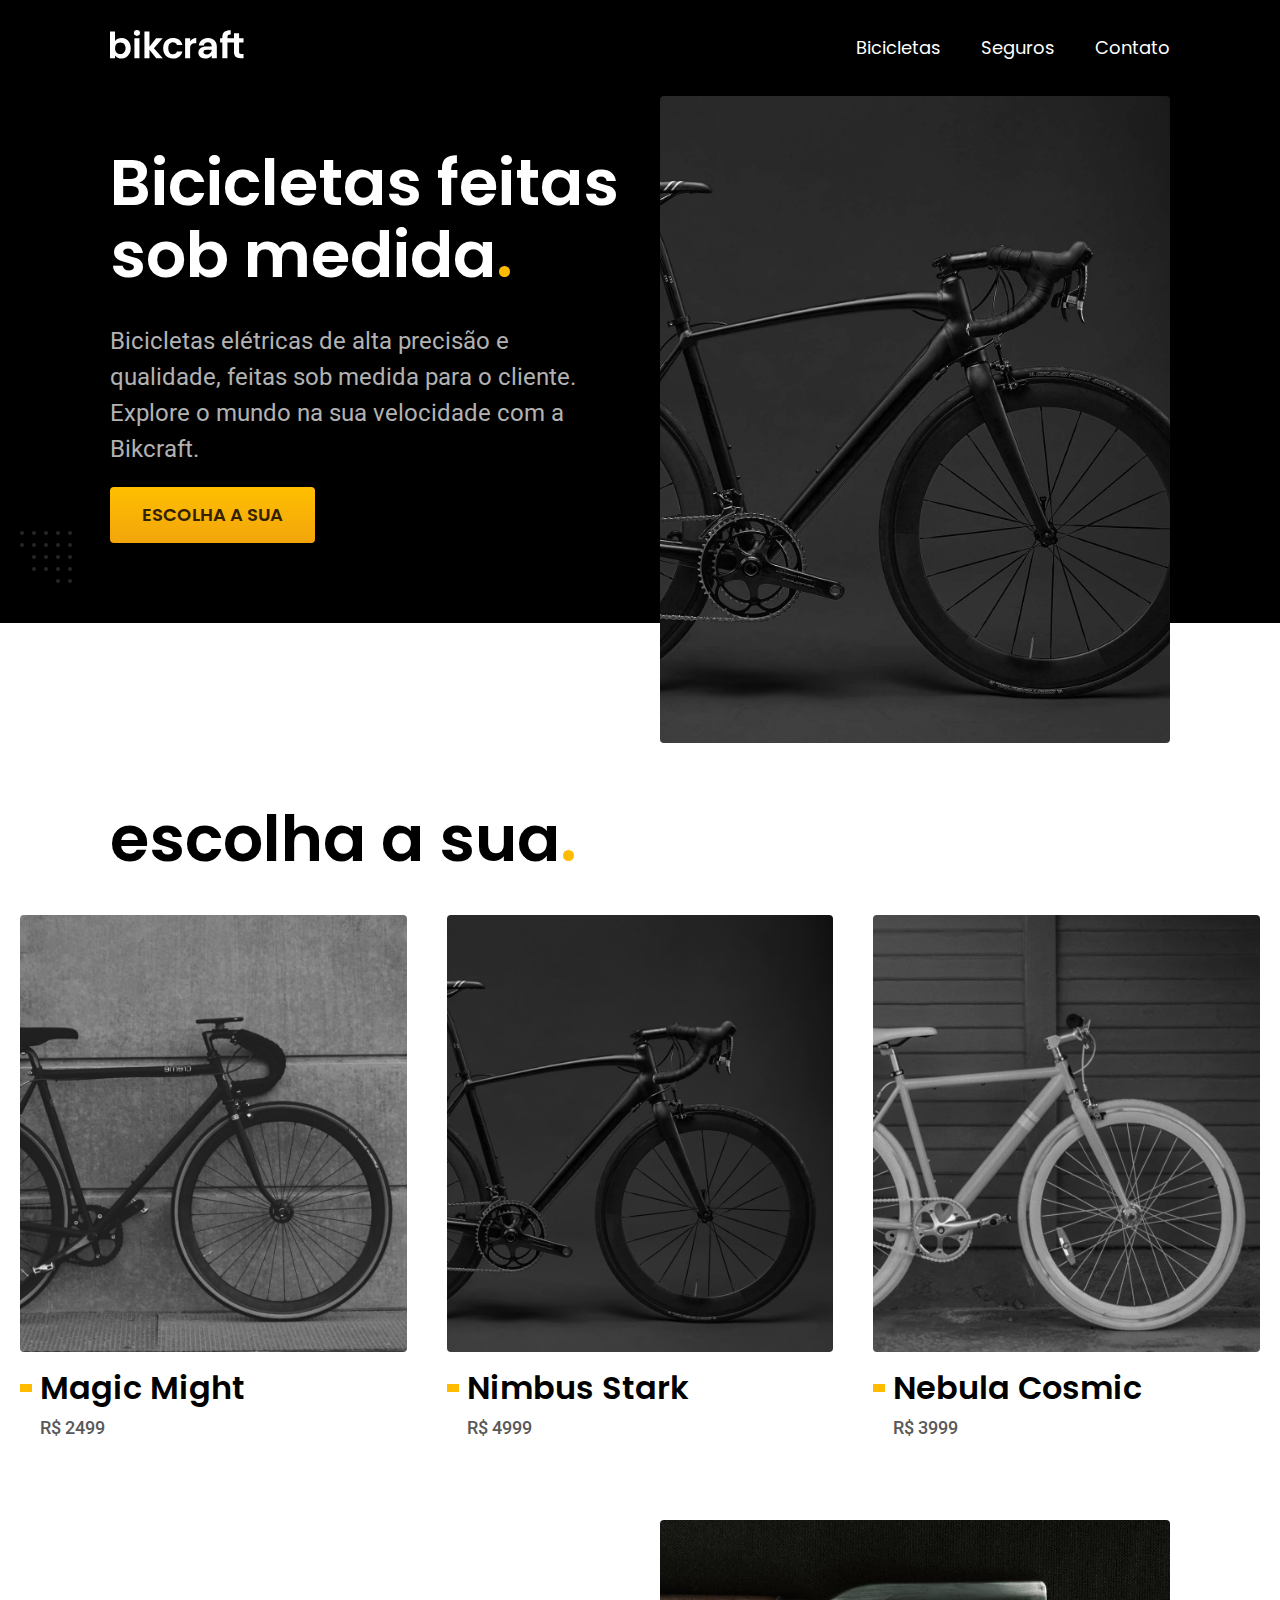
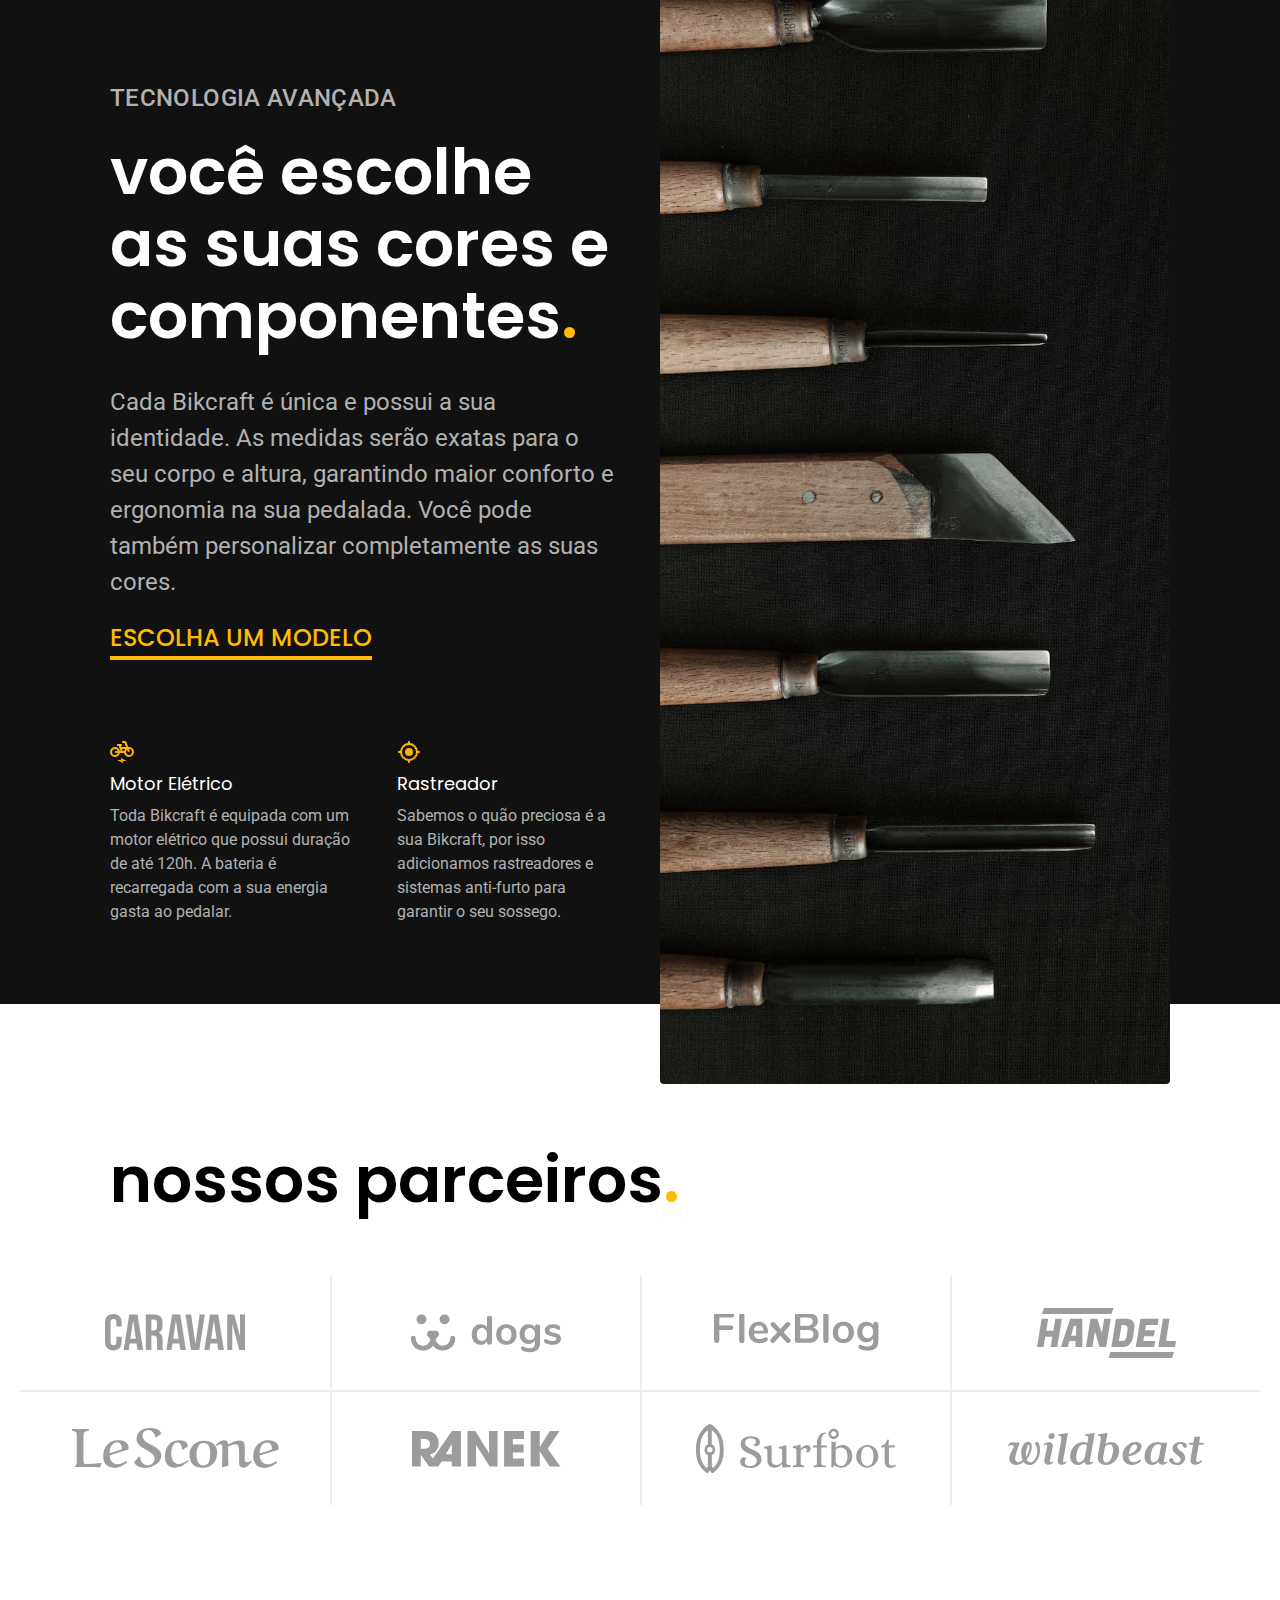
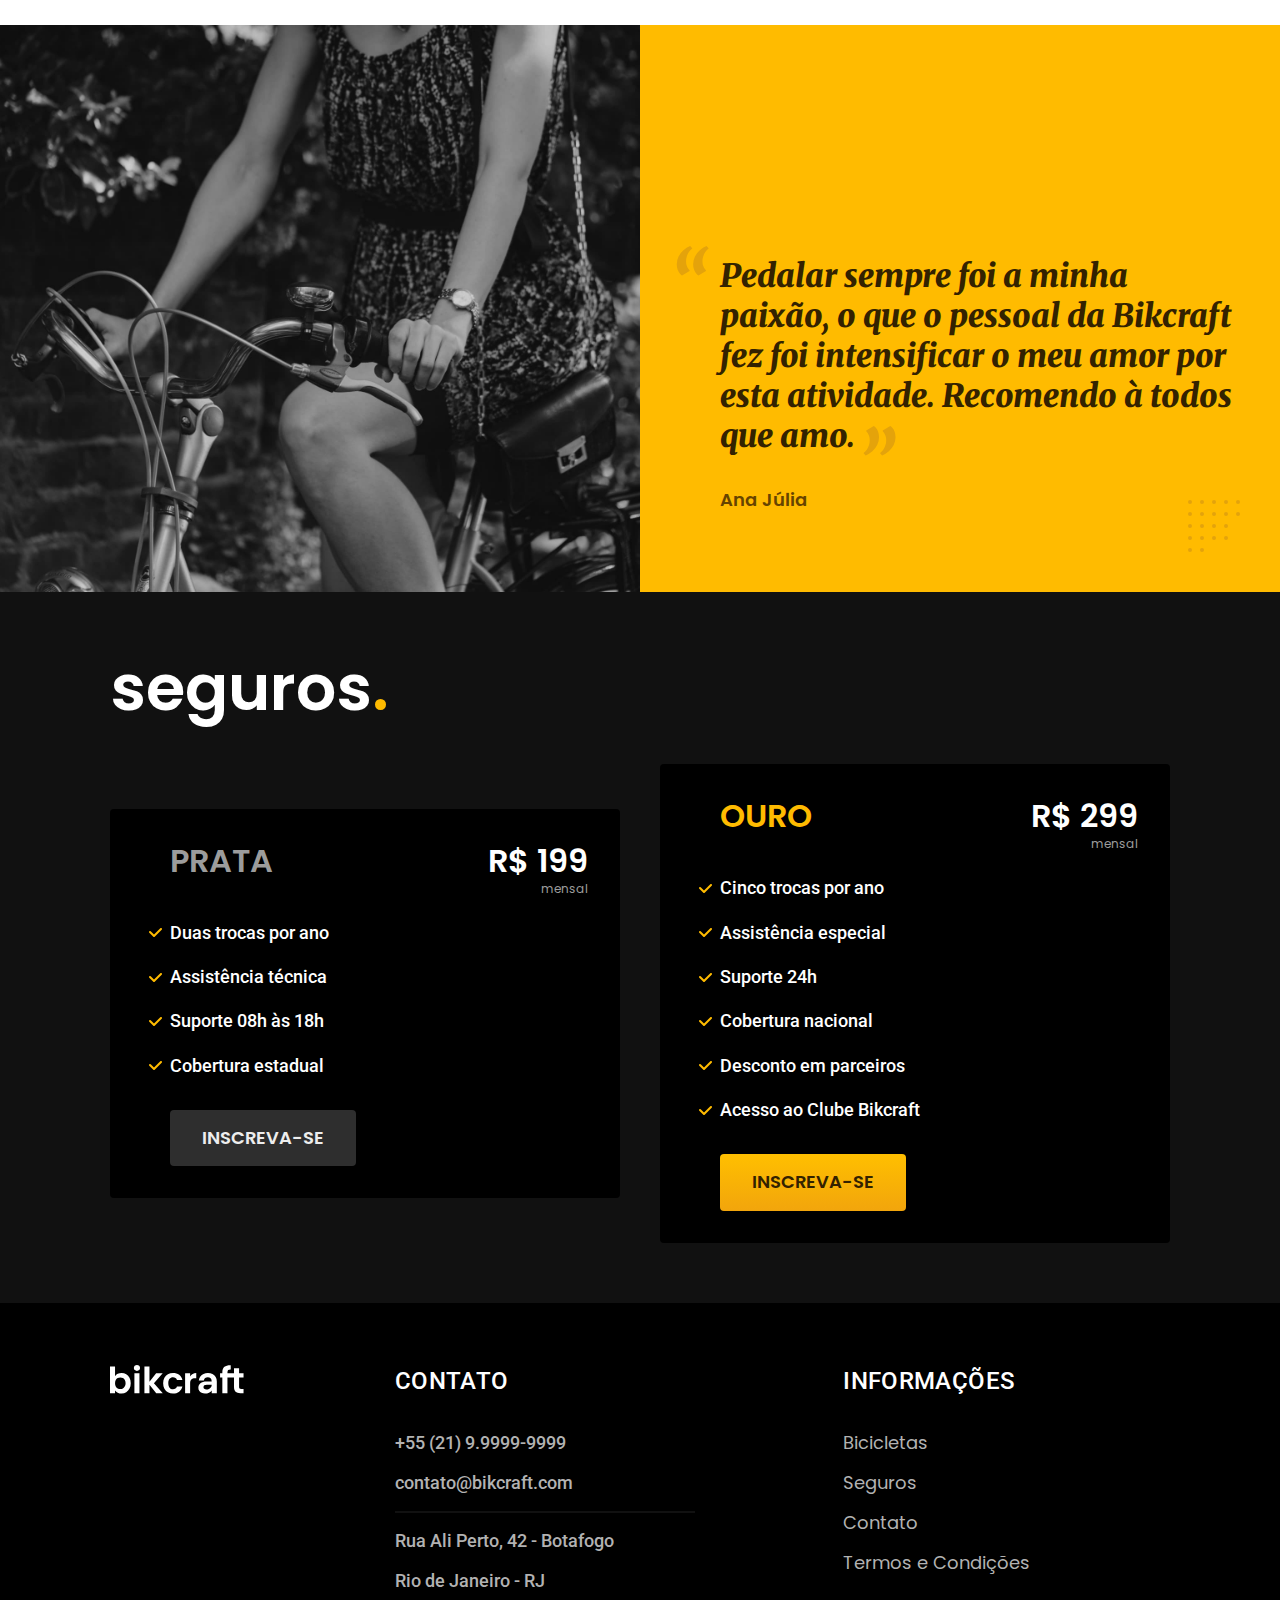
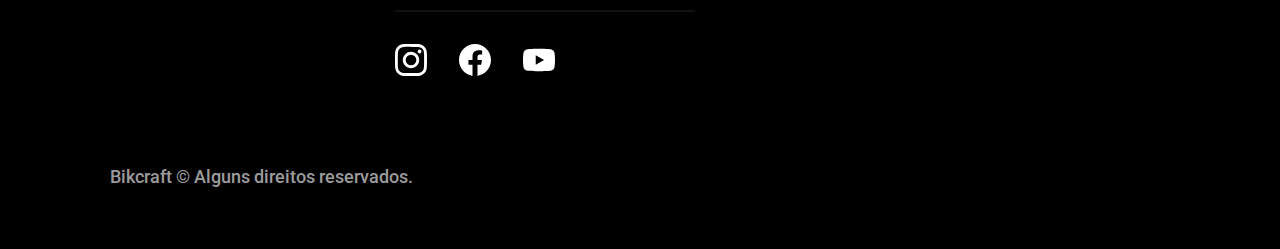
<file: index.html>
<!DOCTYPE html>
<html lang="pt-br">
  <head>
    <meta charset="UTF-8" />
    <meta name="viewport" content="width=device-width, initial-scale=1.0" />
    <title>Bikcraft - Bicicletas Elétricas</title>
    <meta
      name="description"
      content="Bicicletas elétricas de alta precisão e qualidade,  feitas sob medida para o cliente. Explore o mundo na sua velocidade com a Bikcraft."
    />
    <link rel="icon" href="./favicon.svg" type="image/svg+xml">
    <link rel="stylesheet" href="./css/style.min.css" />
    <link rel="preconnect" href="https://fonts.googleapis.com" />
    <link rel="preconnect" href="https://fonts.gstatic.com" crossorigin />
    <link
      href="https://fonts.googleapis.com/css2?family=Merriweather:ital,wght@1,900&family=Poppins:wght@400;600&family=Roboto:wght@400;500&display=swap"
      rel="stylesheet"
    />
    
    <script>document.documentElement.classList.add('js');</script>
  </head>


  <body>
    <header class="header-bg">
      <div class="header container">
        <a href="/"
          ><img src="./img/bikcraft.svg" width="136" height="32" alt="Bikcraft"
        /></a>
        <nav aria-label="primaria">
          <ul class="header-menu font-1-m cor-0">
            <li><a href="./bicicletas.html">Bicicletas</a></li>
            <li><a href="./seguros.html">Seguros</a></li>
            <li><a href="./contato.html">Contato</a></li>
          </ul>
        </nav>
      </div>
    </header>

    <main class="introducao-bg">
      <div class="introducao container">
        <div class="introducao-conteudo">
          <h1 class="font-1-xxl cor-0 fadeInDown" data-anime="200">
            Bicicletas feitas sob medida<span class="cor-p1">.</span>
          </h1>
          <p class="font-2-l cor-5 fadeInDown" data-anime="300">
            Bicicletas elétricas de alta precisão e qualidade, feitas sob medida
            para o cliente. Explore o mundo na sua velocidade com a Bikcraft.
          </p>
          <a class="botao fadeInDown" href="./bicicletas.html" data-anime="600">Escolha a sua</a>
        </div>
        <picture class="fadeInDown" data-anime="800">
          <source
            media="(max-width: 800px)"
            srcset="./img/bicicletas/nimbus.jpg"
          />
          <img
            src="./img/fotos/introducao.jpg"
            width="1280"
            height="1600"
            alt="Bicicleta elétrica preta."
          />
        </picture>
      </div>
    </main>

    <article class="bicicletas-lista">
      <h2 class="container font-1-xxl">
        escolha a sua<span class="cor-p1">.</span>
      </h2>
      <ul>
        <li>
          <a href="./bicicletas/magic.html">
            <img
              src="./img/bicicletas/magic-home.jpg"
              width="920"
              height="1040"
              alt="Bicicleta preta"
            />
            <h3 class="font-1-xl">Magic Might</h3>
            <span class="font-2-m cor-8">R$ 2499</span>
          </a>
        </li>

        <li>
          <a href="./bicicletas/nimbus.html">
            <img
              src="./img/bicicletas/nimbus-home.jpg"
              width="920"
              height="1040"
              alt="Bicicleta preta"
            />
            <h3 class="font-1-xl">Nimbus Stark</h3>
            <span class="font-2-m cor-8">R$ 4999</span>
          </a>
        </li>

        <li>
          <a href="./bicicletas/nebula.html">
            <img
              src="./img/bicicletas/nebula-home.jpg"
              width="920"
              height="1040"
              alt="Bicicleta preta"
            />
            <h3 class="font-1-xl">Nebula Cosmic</h3>
            <span class="font-2-m cor-8">R$ 3999</span>
          </a>
        </li>
      </ul>
    </article>

    <article class="tecnologia-bg">
      <div class="tecnologia container">
        <div class="tecnologia-conteudo">
          <span class="font-2-l-b cor-5">Tecnologia Avançada</span>
          <h2 class="font-1-xxl cor-0">
            você escolhe as suas cores e componentes<span class="cor-p1"
              >.</span
            >
          </h2>
          <p class="font-2-l cor-5">
            Cada Bikcraft é única e possui a sua identidade. As medidas serão
            exatas para o seu corpo e altura, garantindo maior conforto e
            ergonomia na sua pedalada. Você pode também personalizar
            completamente as suas cores.
          </p>
          <a class="link" href="./bicicletas.html">Escolha um modelo</a>

          <div class="tecnologia-vantagens">
            <div>
              <img
                src="./img/icones/eletrica.svg"
                width="24"
                height="24"
                alt=""
              />
              <h3 class="font-1-m cor-0">Motor Elétrico</h3>
              <p class="font-2-s cor-5">
                Toda Bikcraft é equipada com um motor elétrico que possui
                duração de até 120h. A bateria é recarregada com a sua energia
                gasta ao pedalar.
              </p>
            </div>
            <div>
              <img
                src="./img/icones/rastreador.svg"
                width="24"
                height="24"
                alt=""
              />
              <h3 class="font-1-m cor-0">Rastreador</h3>
              <p class="font-2-s cor-5">
                Sabemos o quão preciosa é a sua Bikcraft, por isso adicionamos
                rastreadores e sistemas anti-furto para garantir o seu sossego.
              </p>
            </div>
          </div>
        </div>

        <div class="tecnologia-imagem">
          <img
            src="./img/fotos/tecnologia.jpg"
            width="1200"
            height="1920"
            alt=""
          />
        </div>
      </div>
    </article>

    <section class="parceiros" aria-label="Nossos Parceiros">
      <h2 class="container font-1-xxl">
        nossos parceiros<span class="cor-p1">.</span>
      </h2>
      <ul>
        <li>
          <img
            src="./img/parceiros/caravan.svg"
            width="140"
            height="38"
            alt="caravan"
          />
        </li>
        <li>
          <img
            src="./img/parceiros/dogs.svg"
            width="152"
            height="39"
            alt="dogs"
          />
        </li>
        <li>
          <img
            src="./img/parceiros/flexblog.svg"
            width="165"
            height="38"
            alt="flexblog"
          />
        </li>
        <li>
          <img
            src="./img/parceiros/handel.svg"
            width="139"
            height="50"
            alt="handel"
          />
        </li>
        <li>
          <img
            src="./img/parceiros/lescone.svg"
            width="208"
            height="41"
            alt="lescone"
          />
        </li>
        <li>
          <img
            src="img/parceiros/ranek.svg"
            width="149"
            height="36"
            alt="ranek"
          />
        </li>
        <li>
          <img
            src="./img/parceiros/surfbot.svg"
            width="200"
            height="49"
            alt="surfbot"
          />
        </li>
        <li>
          <img
            src="./img/parceiros/wildbeast.svg"
            width="196"
            height="34"
            alt="wildbeast"
          />
        </li>
      </ul>
    </section>

    <section class="depoimento" aria-label="depoimento">
      <div>
        <img
          src="./img/fotos/depoimento.jpg"
          width="1560"
          height="1360"
          alt="Pessoa pedalando uma bicicleta bikcraft"
        />
      </div>
      <div class="depoimento-conteudo">
        <blockquote class="font-1-xl cor-p5">
          <p>
            Pedalar sempre foi a minha paixão, o que o pessoal da Bikcraft fez
            foi intensificar o meu amor por esta atividade. Recomendo à todos
            que amo.
          </p>
        </blockquote>
        <span class="font-1-m-b cor-p4">Ana Júlia</span>
      </div>
    </section>

    <article class="seguros-bg">
      <div class="seguros container">
        <h2 class="font-1-xxl cor-0">seguros<span class="cor-p1">.</span></h2>

        <div class="seguros-item">
          <h3 class="font-1-xl cor-6">PRATA</h3>
          <span class="font-1-xl cor-0"
            >R$ 199 <span class="font-1-xs cor-6">mensal</span></span
          >
          <ul class="font-2-m cor-0">
            <li>Duas trocas por ano</li>
            <li>Assistência técnica</li>
            <li>Suporte 08h às 18h</li>
            <li>Cobertura estadual</li>
          </ul>
          <a class="botao secundario" href="./orcamento.html?tipo=seguro&produto=prata">Inscreva-se</a>
        </div>

        <div class="seguros-item">
          <h3 class="font-1-xl cor-p1">OURO</h3>
          <span class="font-1-xl cor-0"
            >R$ 299 <span class="font-1-xs cor-6">mensal</span></span
          >
          <ul class="font-2-m cor-0">
            <li>Cinco trocas por ano</li>
            <li>Assistência especial</li>
            <li>Suporte 24h</li>
            <li>Cobertura nacional</li>
            <li>Desconto em parceiros</li>
            <li>Acesso ao Clube Bikcraft</li>
          </ul>
          <a class="botao" href="./orcamento.html?tipo=seguro&produto=ouro">Inscreva-se</a>
        </div>
      </div>
    </article>

    <footer class="footer-bg">
      <div class="footer container">
        <img src="./img/bikcraft.svg" width="136" height="32" alt="Bikcraft" />
        <div class="footer-contato">
          <h3 class="font-2-l-b cor-0">Contato</h3>
          <ul class="font-2-m cor-5">
            <li><a href="tel: +552199999999">+55 (21) 9.9999-9999</a></li>
            <li>
              <a href="mailto: contato@bikcraft.com">contato@bikcraft.com</a>
            </li>
            <li>Rua Ali Perto, 42 - Botafogo</li>
            <li>Rio de Janeiro - RJ</li>
          </ul>
          <div class="footer-redes">
            <a href="./"
              ><img
                src="./img/redes/instagram.svg"
                width="32"
                height="32"
                alt="Instagram"
            /></a>
            <a href="./"
              ><img
                src="./img/redes/facebook.svg"
                width="32"
                height="32"
                alt="Facebook"
            /></a>
            <a href="./"
              ><img
                src="./img/redes/youtube.svg"
                width="32"
                height="32"
                alt="Youtube"
            /></a>
          </div>
        </div>
        <div class="footer-informacoes">
          <h3 class="font-2-l-b cor-0">Informações</h3>
          <nav>
            <ul class="font-1-m cor-5">
              <li><a href="./bicicletas.html">Bicicletas</a></li>
              <li><a href="./seguros.html">Seguros</a></li>
              <li><a href="./contato.html">Contato</a></li>
              <li><a href="./termos.html">Termos e Condições</a></li>
            </ul>
          </nav>
        </div>

        <p class="footer-copy font-2-m cor-6">
          Bikcraft © Alguns direitos reservados.
        </p>
      </div>
    </footer>

    <script src="./js/plugins/simple-anime.js"></script>
    <script src="./js/script.js"></script>
  </body>
</html>
</file>
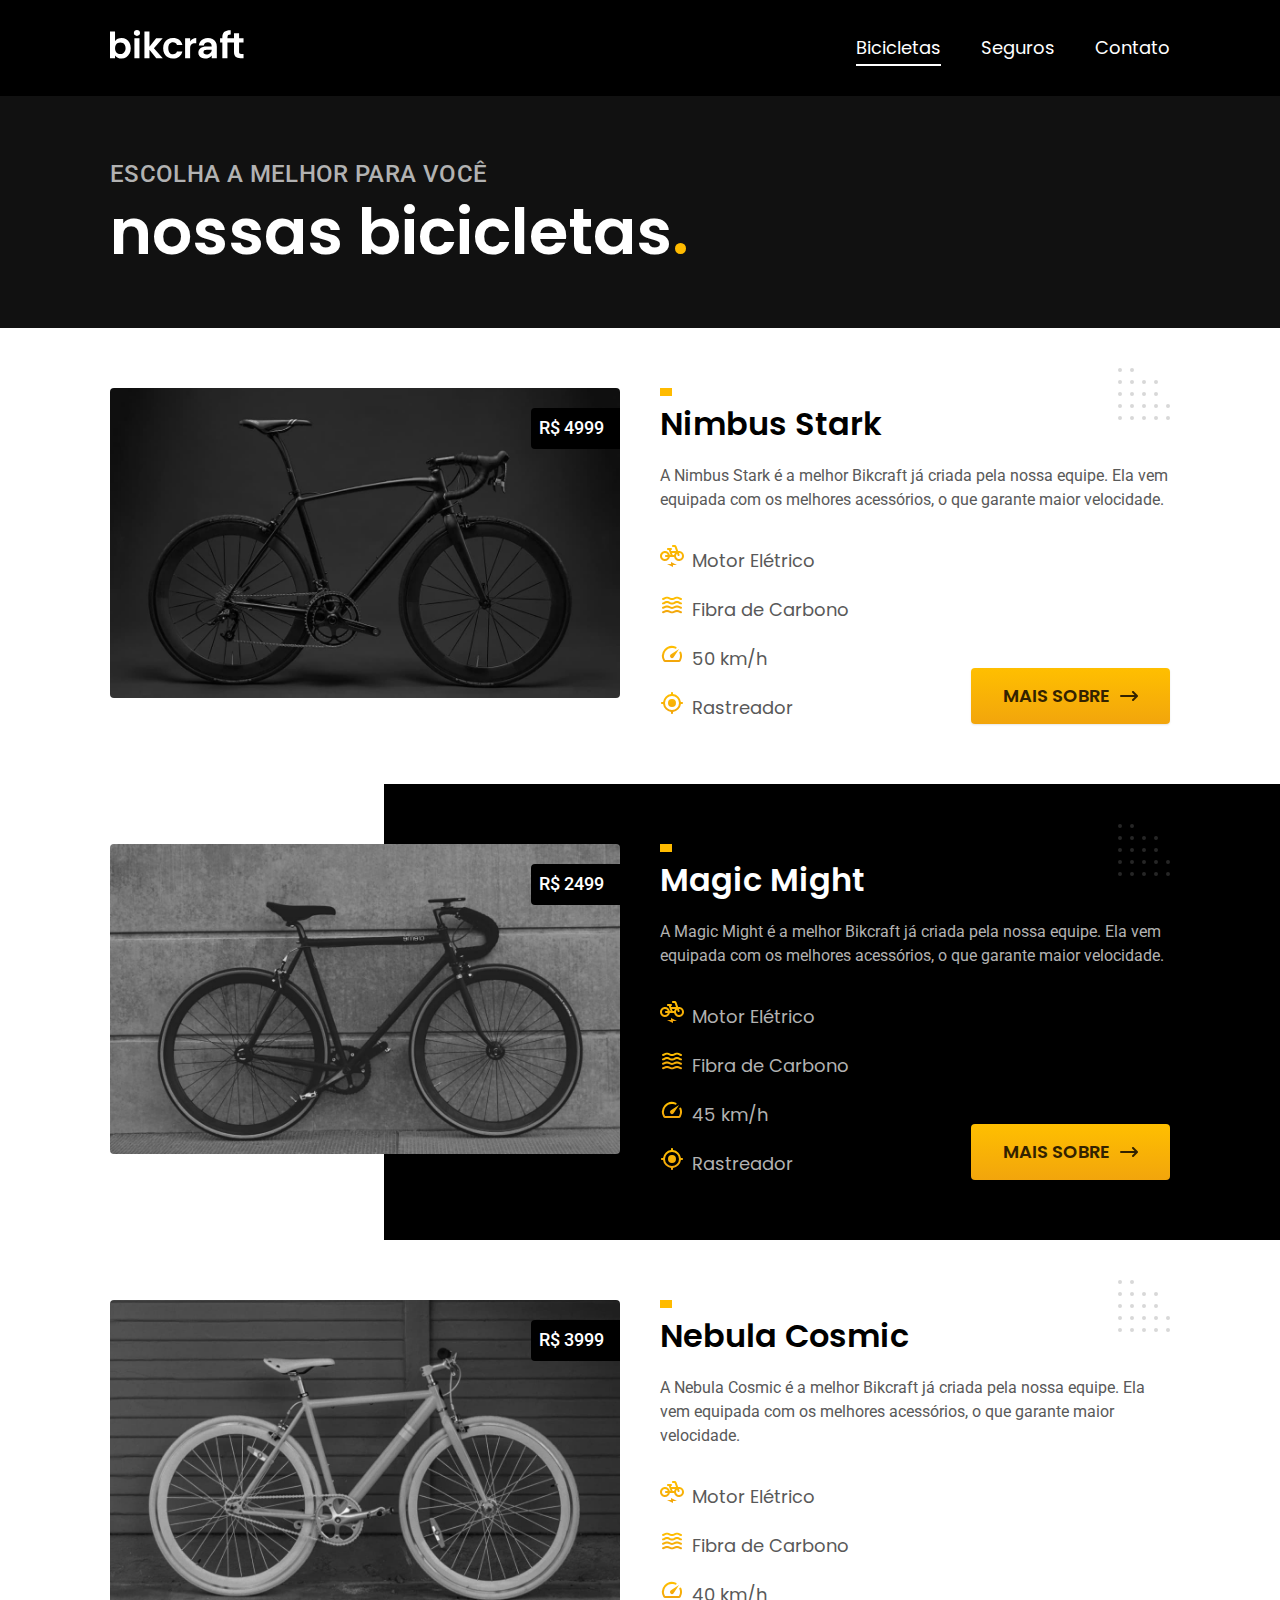
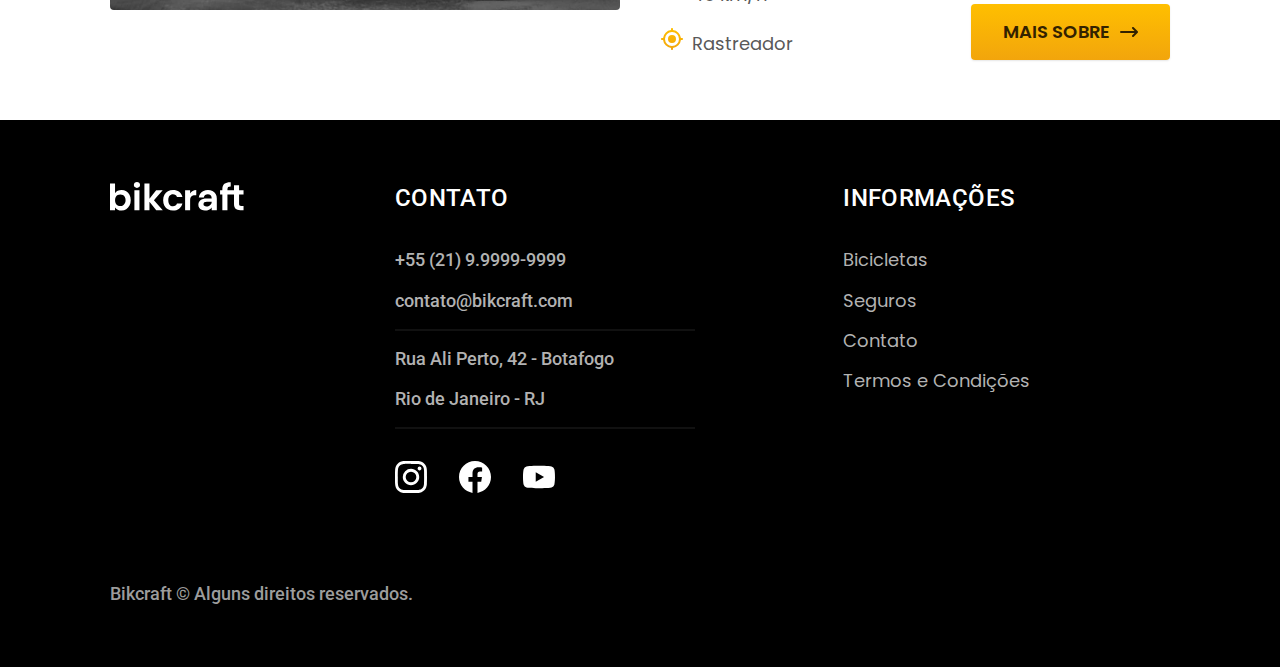
<file: bicicletas.html>
<!DOCTYPE html>
<html lang="pt-br">
  <head>
    <meta charset="UTF-8" />
    <meta name="viewport" content="width=device-width, initial-scale=1.0" />
    <title>Bicicletas</title>
    <meta name="description" content="Bicicletas." />
    <link rel="icon" href="./favicon.svg" type="image/svg+xml">
    <link rel="stylesheet" href="./css/style.min.css" />
    <link rel="preconnect" href="https://fonts.googleapis.com" />
    <link rel="preconnect" href="https://fonts.gstatic.com" crossorigin />
    <link
      href="https://fonts.googleapis.com/css2?family=Merriweather:ital,wght@1,900&family=Poppins:wght@400;600&family=Roboto:wght@400;500&display=swap"
      rel="stylesheet"
    />
      <script>document.documentElement.classList.add('js');</script>
  </head>


  <body id="bicicletas">
    <header class="header-bg">
      <div class="header container">
        <a href="/"
          ><img src="./img/bikcraft.svg" width="136" height="32" alt="Bikcraft"
        /></a>
        <nav aria-label="primaria">
          <ul class="header-menu font-1-m cor-0">
            <li><a href="./bicicletas.html">Bicicletas</a></li>
            <li><a href="./seguros.html">Seguros</a></li>
            <li><a href="./contato.html">Contato</a></li>
          </ul>
        </nav>
      </div>
    </header>

    <main>
      <div class="titulo-bg">
        <div class="titulo container">
          <p class="font-2-l-b cor-5">Escolha a melhor para você</p>
          <h1 class="font-1-xxl cor-0">
            nossas bicicletas<span class="cor-p1">.</span>
          </h1>
        </div>
      </div>

      <div class="bicicletas container">
        <div class="bicicletas-imagem">
          <img
            src="./img/bicicletas/nimbus.jpg"
            width="1120"
            height="680"
            alt="Bicicleta preta"
          />
          <span class="font-2-m cor-0">R$ 4999</span>
        </div>
        <div class="bicicletas-conteudo">
          <h2 class="font-1-xl">Nimbus Stark</h2>
          <p class="font-2-s cor-8">
            A Nimbus Stark é a melhor Bikcraft já criada pela nossa equipe. Ela
            vem equipada com os melhores acessórios, o que garante maior
            velocidade.
          </p>
          <ul class="font-1-m cor-8">
            <li>
              <img
                src="./img/icones/eletrica.svg"
                width="24"
                height="24"
                alt=""
              />Motor Elétrico
            </li>
            <li>
              <img
                src="./img/icones/carbono.svg"
                width="24"
                height="24"
                alt=""
              />Fibra de Carbono
            </li>
            <li>
              <img
                src="./img/icones/velocidade.svg"
                width="24"
                height="24"
                alt=""
              />50 km/h
            </li>
            <li>
              <img
                src="./img/icones/rastreador.svg"
                width="24"
                height="24"
                alt=""
              />Rastreador
            </li>
          </ul>
          <a class="botao seta" href="/bicicletas/nimbus.html">Mais sobre </a>
        </div>
      </div>

      <div class="bicicletas-bg">
        <div class="bicicletas container">
          <div class="bicicletas-imagem">
            <img
              src="./img/bicicletas/magic.jpg"
              width="1120"
              height="680"
              alt="Bicicleta preta"
            />
            <span class="font-2-m cor-0">R$ 2499</span>
          </div>
          <div class="bicicletas-conteudo">
            <h2 class="font-1-xl cor-0">Magic Might</h2>
            <p class="font-2-s cor-5">
              A Magic Might é a melhor Bikcraft já criada pela nossa equipe. Ela
              vem equipada com os melhores acessórios, o que garante maior
              velocidade.
            </p>
            <ul class="font-1-m cor-5">
              <li>
                <img
                  src="./img/icones/eletrica.svg"
                  width="24"
                  height="24"
                  alt=""
                />Motor Elétrico
              </li>
              <li>
                <img
                  src="./img/icones/carbono.svg"
                  width="24"
                  height="24"
                  alt=""
                />Fibra de Carbono
              </li>
              <li>
                <img
                  src="./img/icones/velocidade.svg"
                  width="24"
                  height="24"
                  alt=""
                />45 km/h
              </li>
              <li>
                <img
                  src="./img/icones/rastreador.svg"
                  width="24"
                  height="24"
                  alt=""
                />Rastreador
              </li>
            </ul>
            <a class="botao seta" href="/bicicletas/magic.html">Mais sobre </a>
          </div>
        </div>
      </div>

      <div class="bicicletas container">
        <div class="bicicletas-imagem">
          <img
            src="./img/bicicletas/nebula.jpg"
            width="1120"
            height="680"
            alt="Bicicleta branca"
          />
          <span class="font-2-m cor-0">R$ 3999</span>
        </div>
        <div class="bicicletas-conteudo">
          <h2 class="font-1-xl">Nebula Cosmic</h2>
          <p class="font-2-s cor-8">
            A Nebula Cosmic é a melhor Bikcraft já criada pela nossa equipe. Ela
            vem equipada com os melhores acessórios, o que garante maior
            velocidade.
          </p>
          <ul class="font-1-m cor-8">
            <li>
              <img
                src="./img/icones/eletrica.svg"
                width="24"
                height="24"
                alt=""
              />Motor Elétrico
            </li>
            <li>
              <img
                src="./img/icones/carbono.svg"
                width="24"
                height="24"
                alt=""
              />Fibra de Carbono
            </li>
            <li>
              <img
                src="./img/icones/velocidade.svg"
                width="24"
                height="24"
                alt=""
              />40 km/h
            </li>
            <li>
              <img
                src="./img/icones/rastreador.svg"
                width="24"
                height="24"
                alt=""
              />Rastreador
            </li>
          </ul>
          <a class="botao seta" href="/bicicletas/nebula.html">Mais sobre </a>
        </div>
      </div>
    </main>

    <footer class="footer-bg">
      <div class="footer container">
        <img src="./img/bikcraft.svg" width="136" height="32" alt="Bikcraft" />
        <div class="footer-contato">
          <h3 class="font-2-l-b cor-0">Contato</h3>
          <ul class="font-2-m cor-5">
            <li><a href="tel: +552199999999">+55 (21) 9.9999-9999</a></li>
            <li>
              <a href="mailto: contato@bikcraft.com">contato@bikcraft.com</a>
            </li>
            <li>Rua Ali Perto, 42 - Botafogo</li>
            <li>Rio de Janeiro - RJ</li>
          </ul>
          <div class="footer-redes">
            <a href="./"
              ><img
                src="./img/redes/instagram.svg"
                width="32"
                height="32"
                alt="Instagram"
            /></a>
            <a href="./"
              ><img
                src="./img/redes/facebook.svg"
                width="32"
                height="32"
                alt="Facebook"
            /></a>
            <a href="./"
              ><img
                src="./img/redes/youtube.svg"
                width="32"
                height="32"
                alt="Youtube"
            /></a>
          </div>
        </div>
        <div class="footer-informacoes">
          <h3 class="font-2-l-b cor-0">Informações</h3>
          <nav>
            <ul class="font-1-m cor-5">
              <li><a href="./bicicletas.html">Bicicletas</a></li>
              <li><a href="./seguros.html">Seguros</a></li>
              <li><a href="./contato.html">Contato</a></li>
              <li><a href="./termos.html">Termos e Condições</a></li>
            </ul>
          </nav>
        </div>

        <p class="footer-copy font-2-m cor-6">
          Bikcraft © Alguns direitos reservados.
        </p>
      </div>
    </footer>
    <script src="./js/script.js"></script>
  </body>
</html>
</file>
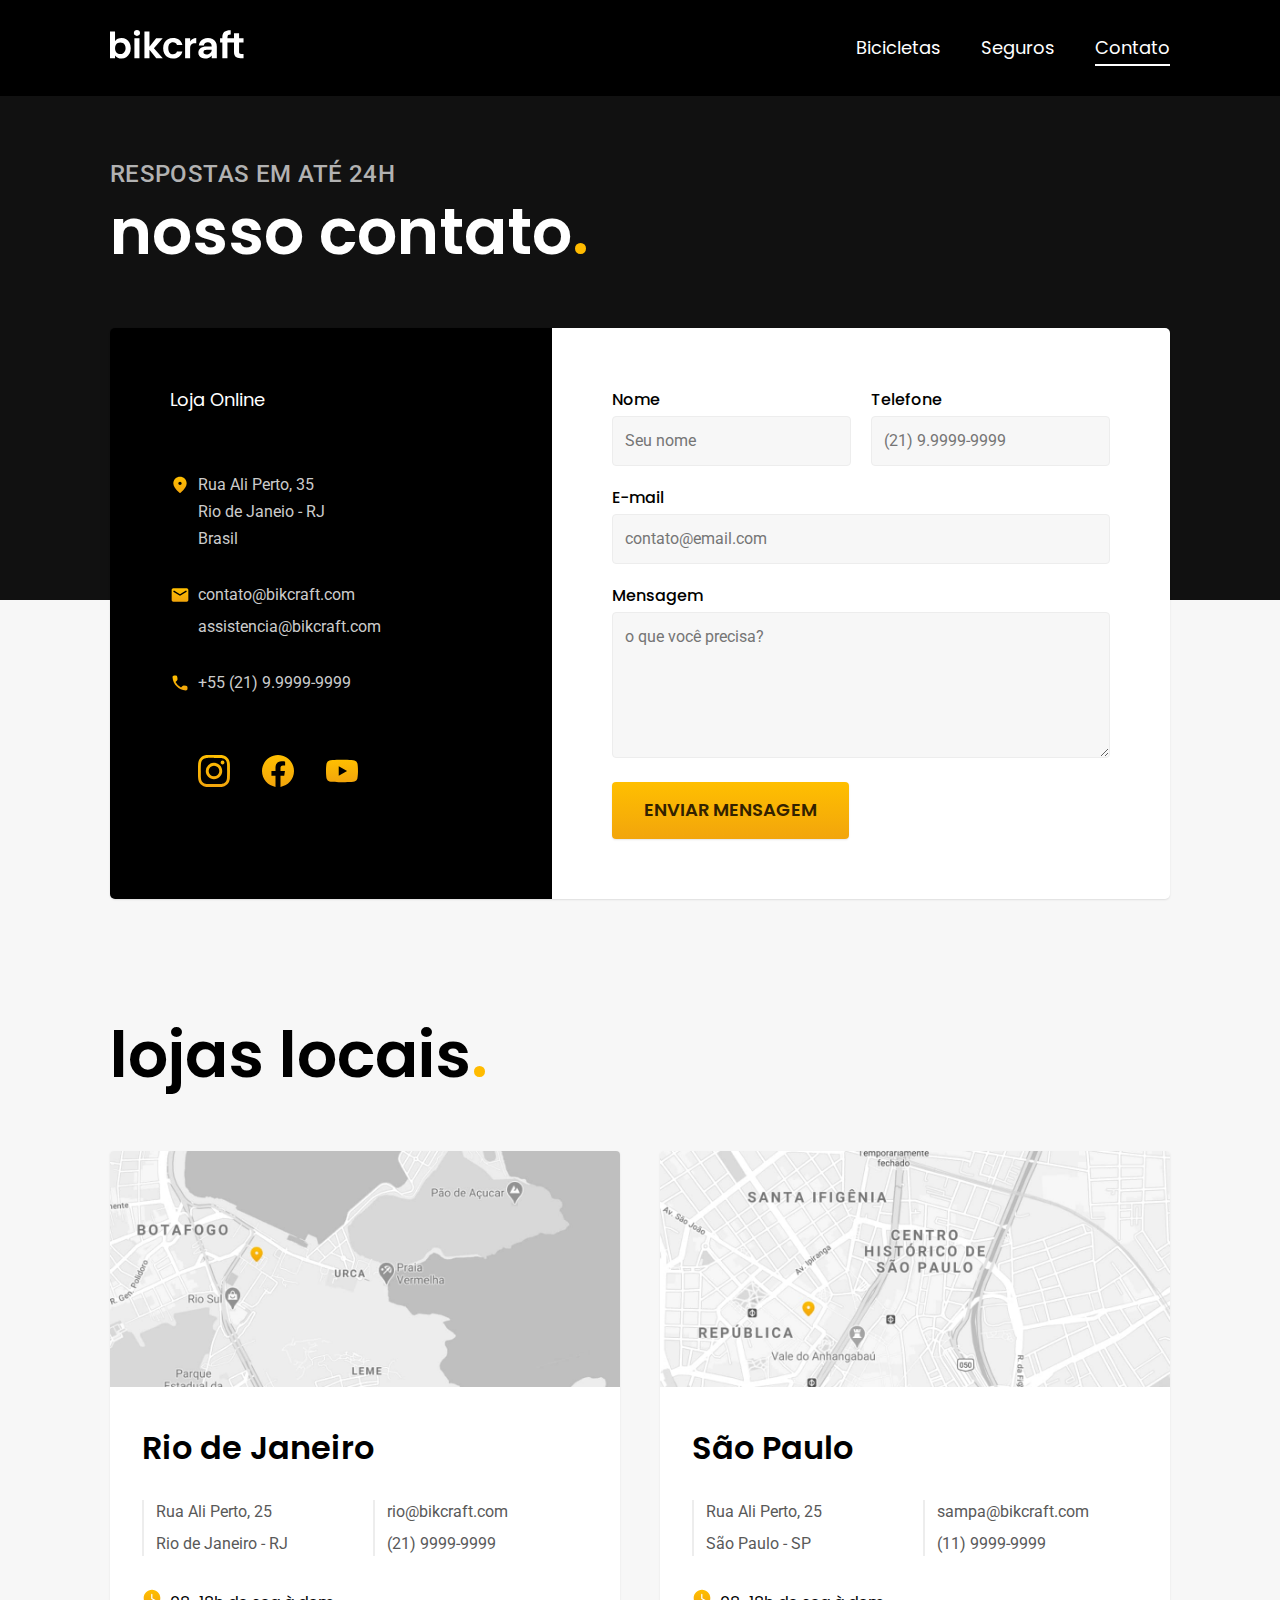
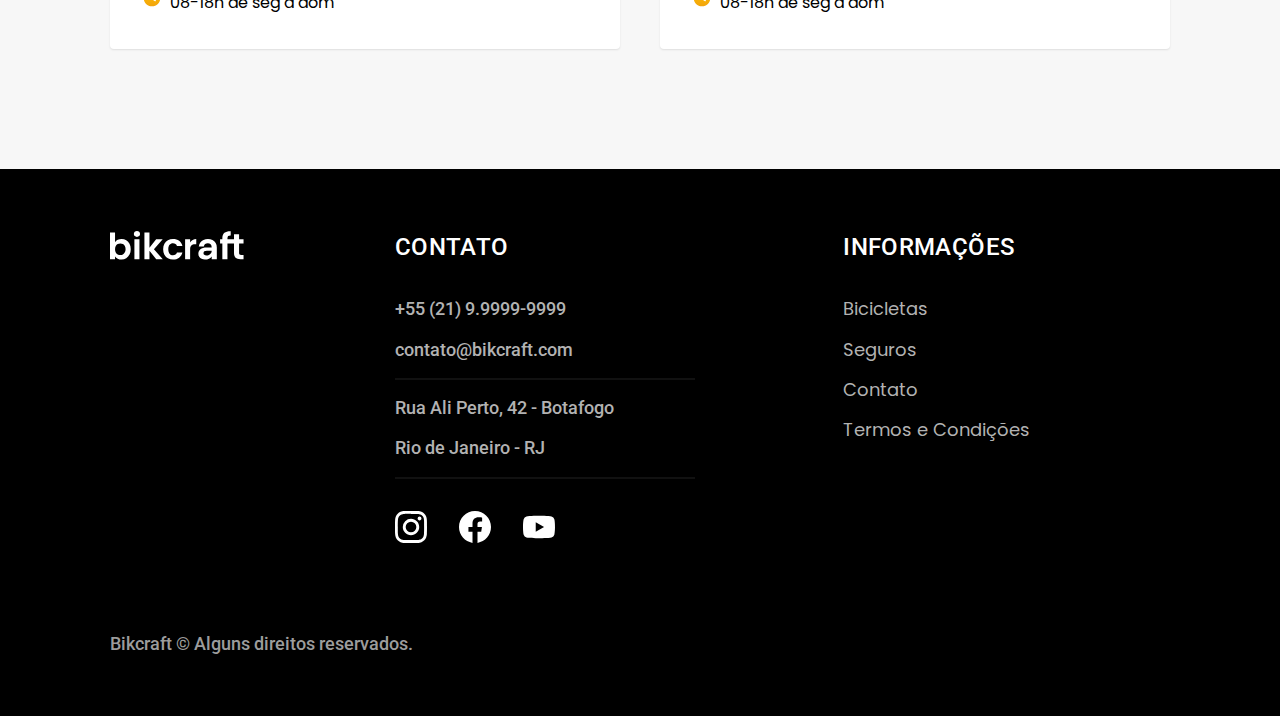
<file: contato.html>
<!DOCTYPE html>
<html lang="pt-br">
  <head>
    <meta charset="UTF-8" />
    <meta name="viewport" content="width=device-width, initial-scale=1.0" />
    <title>Contato | Bickcraft</title>
    <meta name="description" content="Contato." />
    <link rel="icon" href="./favicon.svg" type="image/svg+xml">
    <link rel="stylesheet" href="./css/style.min.css" />
    <link rel="preconnect" href="https://fonts.googleapis.com" />
    <link rel="preconnect" href="https://fonts.gstatic.com" crossorigin />
    <link
      href="https://fonts.googleapis.com/css2?family=Merriweather:ital,wght@1,900&family=Poppins:wght@400;600&family=Roboto:wght@400;500&display=swap"
      rel="stylesheet"
    />
      <script>document.documentElement.classList.add('js');</script>
  </head>


  <body id="contato">
    <header class="header-bg">
      <div class="header container">
        <a href="./index.html"
          ><img src="./img/bikcraft.svg" alt="Bikcraft"
        /></a>
        <nav aria-label="primaria">
          <ul class="header-menu font-1-m cor-0">
            <li><a href="./bicicletas.html">Bicicletas</a></li>
            <li><a href="./seguros.html">Seguros</a></li>
            <li><a href="./contato.html">Contato</a></li>
          </ul>
        </nav>
      </div>
    </header>

    <main>
      <div class="titulo-bg">
        <div class="titulo container">
          <p class="font-2-l-b cor-5">respostas em até 24h</p>
          <h1 class="font-1-xxl cor-0">
            nosso contato<span class="cor-p1">.</span>
          </h1>
        </div>
      </div>

      <div class="contato container">
        <section class="contato-dados" aria-label="Endereço">
          <h2 class="font-1-m cor-0">Loja Online</h2>
          <div class="contato-endereco font-2-s cor-4">
            <p>Rua Ali Perto, 35</p>
            <p>Rio de Janeio - RJ</p>
            <p>Brasil</p>
          </div>
          <address class="contato-meios font-2-s cor-4">
            <a href="mailto:contato@bikcraft.com">contato@bikcraft.com</a>
            <a href="mailto:assistencia@bikcraft.com"
              >assistencia@bikcraft.com</a
            >
            <a href="tel:+552199999999">+55 (21) 9.9999-9999</a>
          </address>

          <div class="contato-redes">
            <a href="./"
              ><img src="./img/redes/instagram-p.svg" alt="Instagram"
            /></a>
            <a href="./"
              ><img src="./img/redes/facebook-p.svg" alt="Facebook"
            /></a>
            <a href="./"
              ><img src="./img/redes/youtube-p.svg" alt="Youtube"
            /></a>
          </div>
        </section>

        <section class="contato-formulario" aria-label="Formulário">
          <form class="form" action="./contato.html">
            <div>
              <label for="nome">Nome</label>
              <input type="text" id="nome" name="nome" placeholder="Seu nome" />
            </div>
            <div>
              <label for="telefone">Telefone</label>
              <input
                type="text"
                id="telefone"
                name="telefone"
                placeholder="(21) 9.9999-9999"
              />
            </div>
            <div class="col-2">
              <label for="email">E-mail</label>
              <input
                type="email"
                id="email"
                name="email"
                placeholder="contato@email.com"
              />
            </div>
            <div class="col-2">
              <label for="mensagem">Mensagem</label>
              <textarea
                name="mensagem"
                id="mensagem"
                rows="5"
                placeholder="o que você precisa?"
              ></textarea>
            </div>
            <button class="botao col-2">Enviar Mensagem</button>
          </form>
        </section>
      </div>
    </main>

    <article class="lojas container">
      <h2 class="font-1-xxl">lojas locais<span class="cor-p1">.</span></h2>

      <div class="lojas-item">
        <img
          src="./img/lojas/rj.jpg"
          alt="Mapa marcando o endereço em Rua Ali Perto, 25, Rio de Janeiro/RJ"
        />
        <div class="lojas-conteudo">
          <h3 class="font-1-xl">Rio de Janeiro</h3>
          <div class="lojas-dados font-2-s cor-8">
            <p>Rua Ali Perto, 25</p>
            <p>Rio de Janeiro - RJ</p>
          </div>
          <div class="lojas-dados font-2-s cor-8">
            <a href="mailto:rio@bikcraft.com">rio@bikcraft.com</a>
            <a href="tel:+55219999-9999">(21) 9999-9999</a>
          </div>
          <p class="lojas-tempo font-1-s">
            <img src="./img/icones/horario.svg" alt="" /> 08-18h de seg à dom
          </p>
        </div>
      </div>

      <div class="lojas-item">
        <img
          src="./img/lojas/sp.jpg"
          alt="Mapa marcando o endereço em Rua Ali Perto, 25, São Paulo/SP"
        />
        <div class="lojas-conteudo">
          <h3 class="font-1-xl">São Paulo</h3>
          <div class="lojas-dados font-2-s cor-8">
            <p>Rua Ali Perto, 25</p>
            <p>São Paulo - SP</p>
          </div>
          <div class="lojas-dados font-2-s cor-8">
            <a href="mailto:sampa@bikcraft.com">sampa@bikcraft.com</a>
            <a href="tel:+55119999-9999">(11) 9999-9999</a>
          </div>
          <p class="lojas-tempo font-1-s">
            <img src="./img/icones/horario.svg" alt="" /> 08-18h de seg à dom
          </p>
        </div>
      </div>
    </article>

    <footer class="footer-bg">
      <div class="footer container">
        <img src="./img/bikcraft.svg" alt="Bikcraft" />
        <div class="footer-contato">
          <h3 class="font-2-l-b cor-0">Contato</h3>
          <ul class="font-2-m cor-5">
            <li><a href="tel: +552199999999">+55 (21) 9.9999-9999</a></li>
            <li>
              <a href="mailto: contato@bikcraft.com">contato@bikcraft.com</a>
            </li>
            <li>Rua Ali Perto, 42 - Botafogo</li>
            <li>Rio de Janeiro - RJ</li>
          </ul>
          <div class="footer-redes">
            <a href="./"
              ><img src="./img/redes/instagram.svg" alt="Instagram"
            /></a>
            <a href="./"
              ><img src="./img/redes/facebook.svg" alt="Facebook"
            /></a>
            <a href="./"><img src="./img/redes/youtube.svg" alt="Youtube" /></a>
          </div>
        </div>
        <div class="footer-informacoes">
          <h3 class="font-2-l-b cor-0">Informações</h3>
          <nav>
            <ul class="font-1-m cor-5">
              <li><a href="./bicicletas.html">Bicicletas</a></li>
              <li><a href="./seguros.html">Seguros</a></li>
              <li><a href="./contato.html">Contato</a></li>
              <li><a href="./termos.html">Termos e Condições</a></li>
            </ul>
          </nav>
        </div>

        <p class="footer-copy font-2-m cor-6">
          Bikcraft © Alguns direitos reservados.
        </p>
      </div>
    </footer>
    <script src="./js/script.js"></script>
  </body>
</html>
</file>
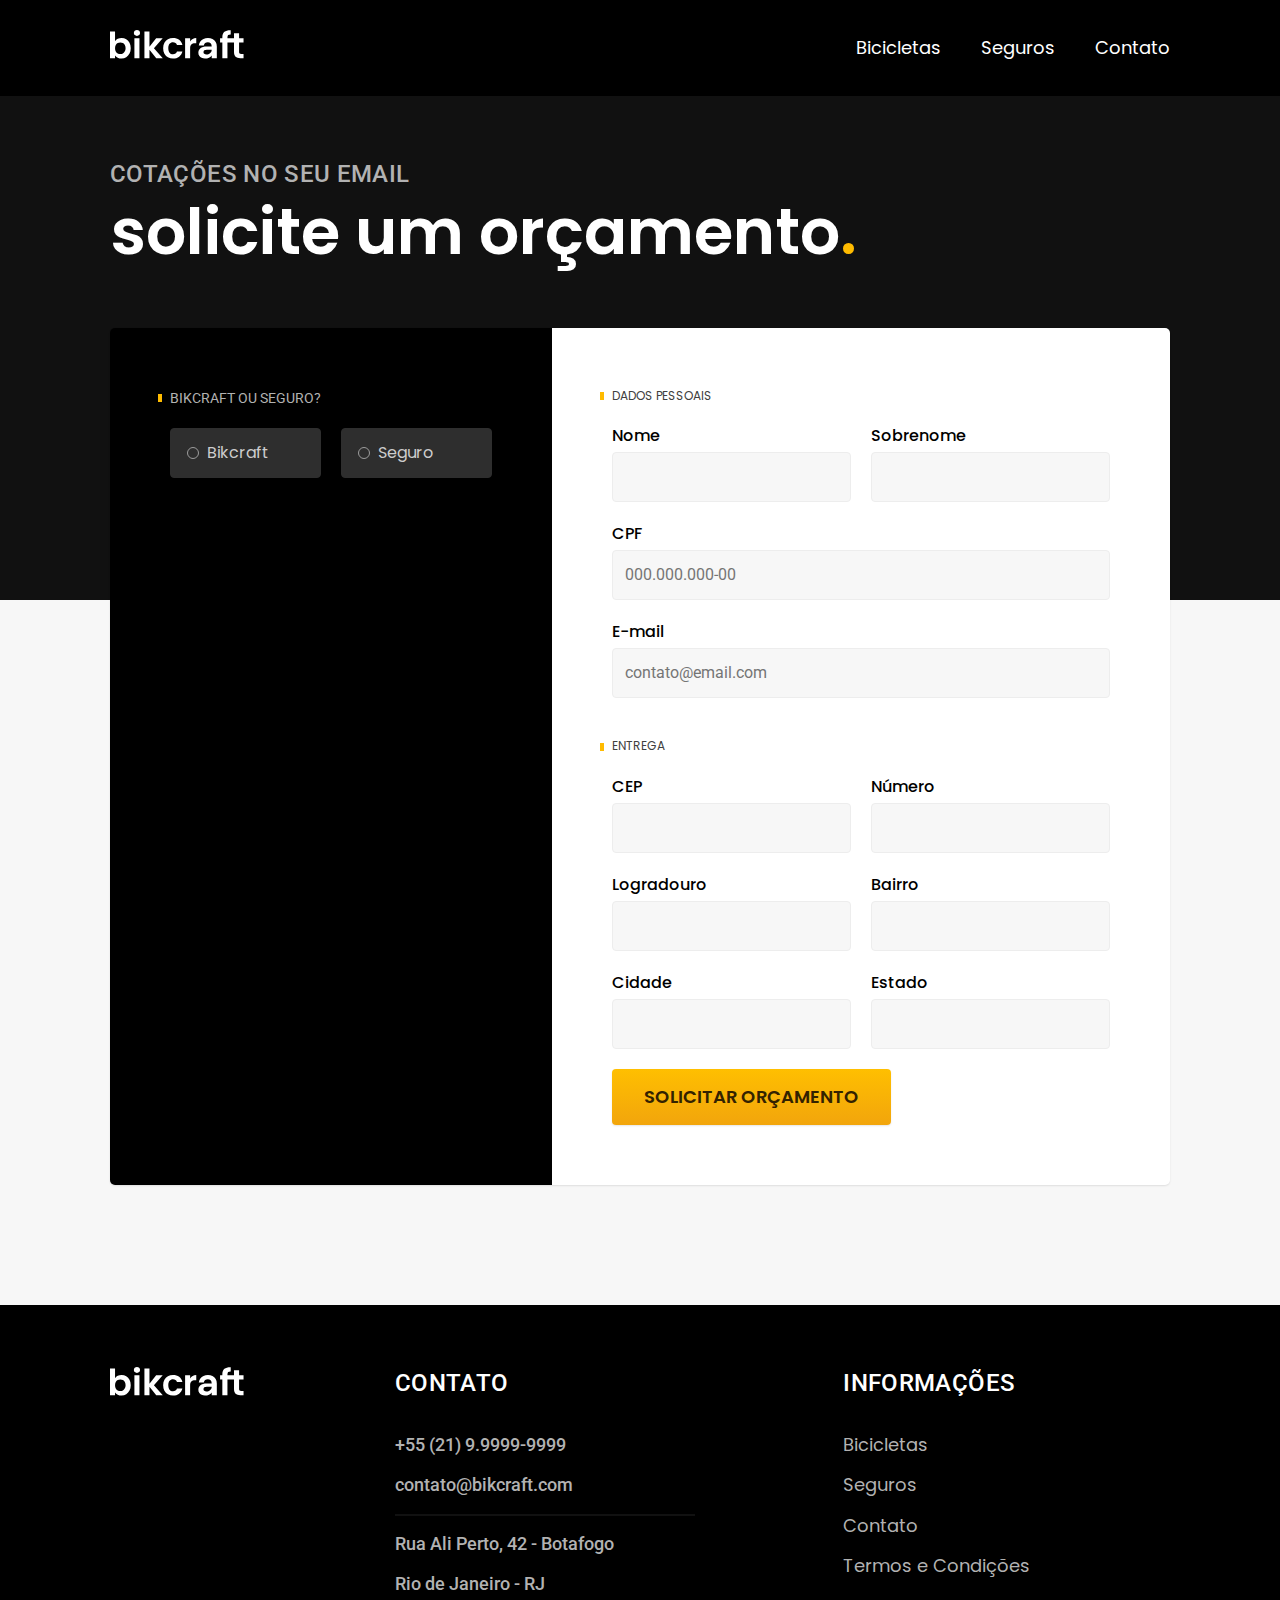
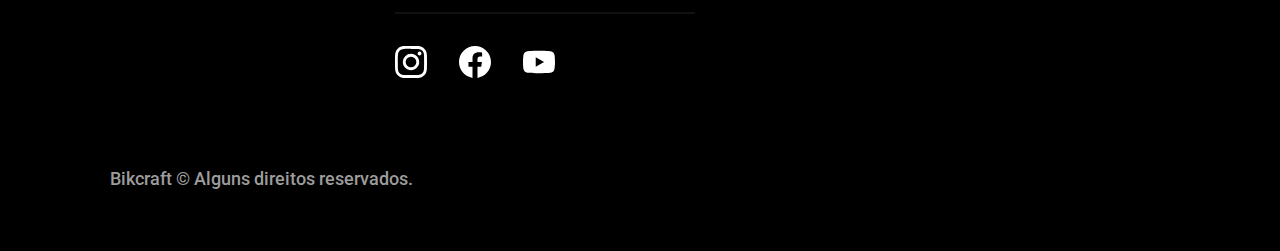
<file: orcamento.html>
<!DOCTYPE html>
<html lang="pt-br">
  <head>
    <meta charset="UTF-8" />
    <meta name="viewport" content="width=device-width, initial-scale=1.0" />
    <title>Orçamento | Bickcraft</title>
    <meta name="description" content="Termos e Condições." />
    <link rel="icon" href="./favicon.svg" type="image/svg+xml">
    <link rel="stylesheet" href="./css/style.min.css" />
    <link rel="preconnect" href="https://fonts.googleapis.com" />
    <link rel="preconnect" href="https://fonts.gstatic.com" crossorigin />
    <link
      href="https://fonts.googleapis.com/css2?family=Merriweather:ital,wght@1,900&family=Poppins:wght@400;600&family=Roboto:wght@400;500&display=swap"
      rel="stylesheet"
    />
      <script>document.documentElement.classList.add('js');</script>
  </head>


  <body id="orcamento">
    <header class="header-bg">
      <div class="header container">
        <a href="/"><img src="./img/bikcraft.svg" alt="Bikcraft" /></a>
        <nav aria-label="primaria">
          <ul class="header-menu font-1-m cor-0">
            <li><a href="./bicicletas.html">Bicicletas</a></li>
            <li><a href="./seguros.html">Seguros</a></li>
            <li><a href="./contato.html">Contato</a></li>
          </ul>
        </nav>
      </div>
    </header>

    <main>
      <div class="titulo-bg">
        <div class="titulo container">
          <p class="font-2-l-b cor-5">COTAÇÕES NO SEU EMAIL</p>
          <h1 class="font-1-xxl cor-0">
            solicite um orçamento<span class="cor-p1">.</span>
          </h1>
        </div>
      </div>

      <form class="orcamento container" action="./">
        <div class="orcamento-produto">
          <h2 class="font-2-xs cor-5">Bikcraft ou Seguro?</h2>

          <input type="radio" name="tipo" value="bikcraft" id="bikcraft" />
          <label for="bikcraft">Bikcraft</label>

          <input type="radio" name="tipo" value="seguro" id="seguro" />
          <label for="seguro">Seguro</label>

          <div class="orcamento-conteudo" id="orcamento-bikcraft">
            <h2 class="font-1-xs cor-5">Escolha a sua</h2>

            <input type="radio" name="produto" value="nimbus" id="nimbus" />
            <label for="nimbus">Nimbus Stark <span>R$4.999</span></label>
            <div class="orcamento-detalhes">
              <ul class="font-1-xs cor-8">
                <li>
                  <img src="./img/icones/eletrica.svg" alt="" />Motor Elétrico
                </li>
                <li>
                  <img src="./img/icones/carbono.svg" alt="" />Fibra de Carbono
                </li>
                <li><img src="./img/icones/velocidade.svg" alt="" />50 km/h</li>
                <li>
                  <img src="./img/icones/rastreador.svg" alt="" />Rastreador
                </li>
              </ul>
              <img src="./img/bicicletas/nimbus.jpg" alt="Bicicleta preta" />
            </div>

            <input type="radio" name="produto" value="magic" id="magic" />
            <label for="magic">Magic Might <span>R$2.499</span></label>
            <div class="orcamento-detalhes">
              <ul class="font-1-xs cor-8">
                <li>
                  <img src="./img/icones/eletrica.svg" alt="" />Motor Elétrico
                </li>
                <li>
                  <img src="./img/icones/carbono.svg" alt="" />Fibra de Carbono
                </li>
                <li><img src="./img/icones/velocidade.svg" alt="" />45 km/h</li>
                <li>
                  <img src="./img/icones/rastreador.svg" alt="" />Rastreador
                </li>
              </ul>
              <img src="./img/bicicletas/magic.jpg" alt="Bicicleta preta" />
            </div>

            <input type="radio" name="produto" value="nebula" id="nebula" />
            <label for="nebula">Nebula Cosmic <span>R$3.999</span></label>

            <div class="orcamento-detalhes">
              <ul class="font-1-xs cor-8">
                <li>
                  <img src="./img/icones/eletrica.svg" alt="" />Motor Elétrico
                </li>
                <li>
                  <img src="./img/icones/carbono.svg" alt="" />Fibra de Carbono
                </li>
                <li><img src="./img/icones/velocidade.svg" alt="" />40 km/h</li>
                <li>
                  <img src="./img/icones/rastreador.svg" alt="" />Rastreador
                </li>
              </ul>
              <img src="./img/bicicletas/nebula.jpg" alt="Bicicleta branca" />
            </div>
          </div>
          <div class="orcamento-conteudo" id="orcamento-seguro">
            <h2 class="font-1-xs cor-5">Escolha o plano</h2>

            <input type="radio" name="produto" value="prata" id="prata" />
            <label for="prata">Prata <span>R$199</span></label>

            <input type="radio" name="produto" value="ouro" id="ouro" />
            <label for="ouro">Ouro <span>R$299</span></label>
          </div>
        </div>

        <div class="orcamento-dados form">
          <h2 class="font-1-xs cor-9 col-2">Dados Pessoais</h2>

          <div>
            <label for="nome">Nome</label>
            <input type="text" id="nome" name="nome" />
          </div>

          <div>
            <label for="sobrenome">Sobrenome</label>
            <input type="text" id="sobrenome" name="sobrenome" />
          </div>

          <div class="col-2">
            <label for="cpf">CPF</label>
            <input
              type="text"
              id="cpf"
              name="cpf"
              placeholder="000.000.000-00"
            />
          </div>

          <div class="col-2">
            <label for="email">E-mail</label>
            <input
              type="email"
              id="email"
              name="email"
              placeholder="contato@email.com"
            />
          </div>

          <h2 class="font-1-xs cor-9 col-2">Entrega</h2>

          <div>
            <label for="cep">CEP</label>
            <input type="text" id="cep" name="cep" />
          </div>

          <div>
            <label for="numero">Número</label>
            <input type="text" id="numero" name="numero" />
          </div>

          <div>
            <label for="logradouro">Logradouro</label>
            <input type="text" id="logradouro" name="logradouro" />
          </div>

          <div>
            <label for="bairro">Bairro</label>
            <input type="text" id="bairro" name="bairro" />
          </div>

          <div>
            <label for="cidade">Cidade</label>
            <input type="text" id="cidade" name="cidade" />
          </div>

          <div>
            <label for="estado">Estado</label>
            <input type="text" id="estado" name="estado" />
          </div>

          <button class="botao col-2">Solicitar Orçamento</button>
        </div>
      </form>
    </main>

    <footer class="footer-bg">
      <div class="footer container">
        <img src="./img/bikcraft.svg" alt="Bikcraft" />
        <div class="footer-contato">
          <h3 class="font-2-l-b cor-0">Contato</h3>
          <ul class="font-2-m cor-5">
            <li><a href="tel: +552199999999">+55 (21) 9.9999-9999</a></li>
            <li>
              <a href="mailto: contato@bikcraft.com">contato@bikcraft.com</a>
            </li>
            <li>Rua Ali Perto, 42 - Botafogo</li>
            <li>Rio de Janeiro - RJ</li>
          </ul>
          <div class="footer-redes">
            <a href="./"
              ><img src="./img/redes/instagram.svg" alt="Instagram"
            /></a>
            <a href="./"
              ><img src="./img/redes/facebook.svg" alt="Facebook"
            /></a>
            <a href="./"><img src="./img/redes/youtube.svg" alt="Youtube" /></a>
          </div>
        </div>
        <div class="footer-informacoes">
          <h3 class="font-2-l-b cor-0">Informações</h3>
          <nav>
            <ul class="font-1-m cor-5">
              <li><a href="./bicicletas.html">Bicicletas</a></li>
              <li><a href="./seguros.html">Seguros</a></li>
              <li><a href="./contato.html">Contato</a></li>
              <li><a href="./termos.html">Termos e Condições</a></li>
            </ul>
          </nav>
        </div>

        <p class="footer-copy font-2-m cor-6">
          Bikcraft © Alguns direitos reservados.
        </p>
      </div>
    </footer>
    <script src="./js/script.js"></script>
  </body>
</html>
</file>
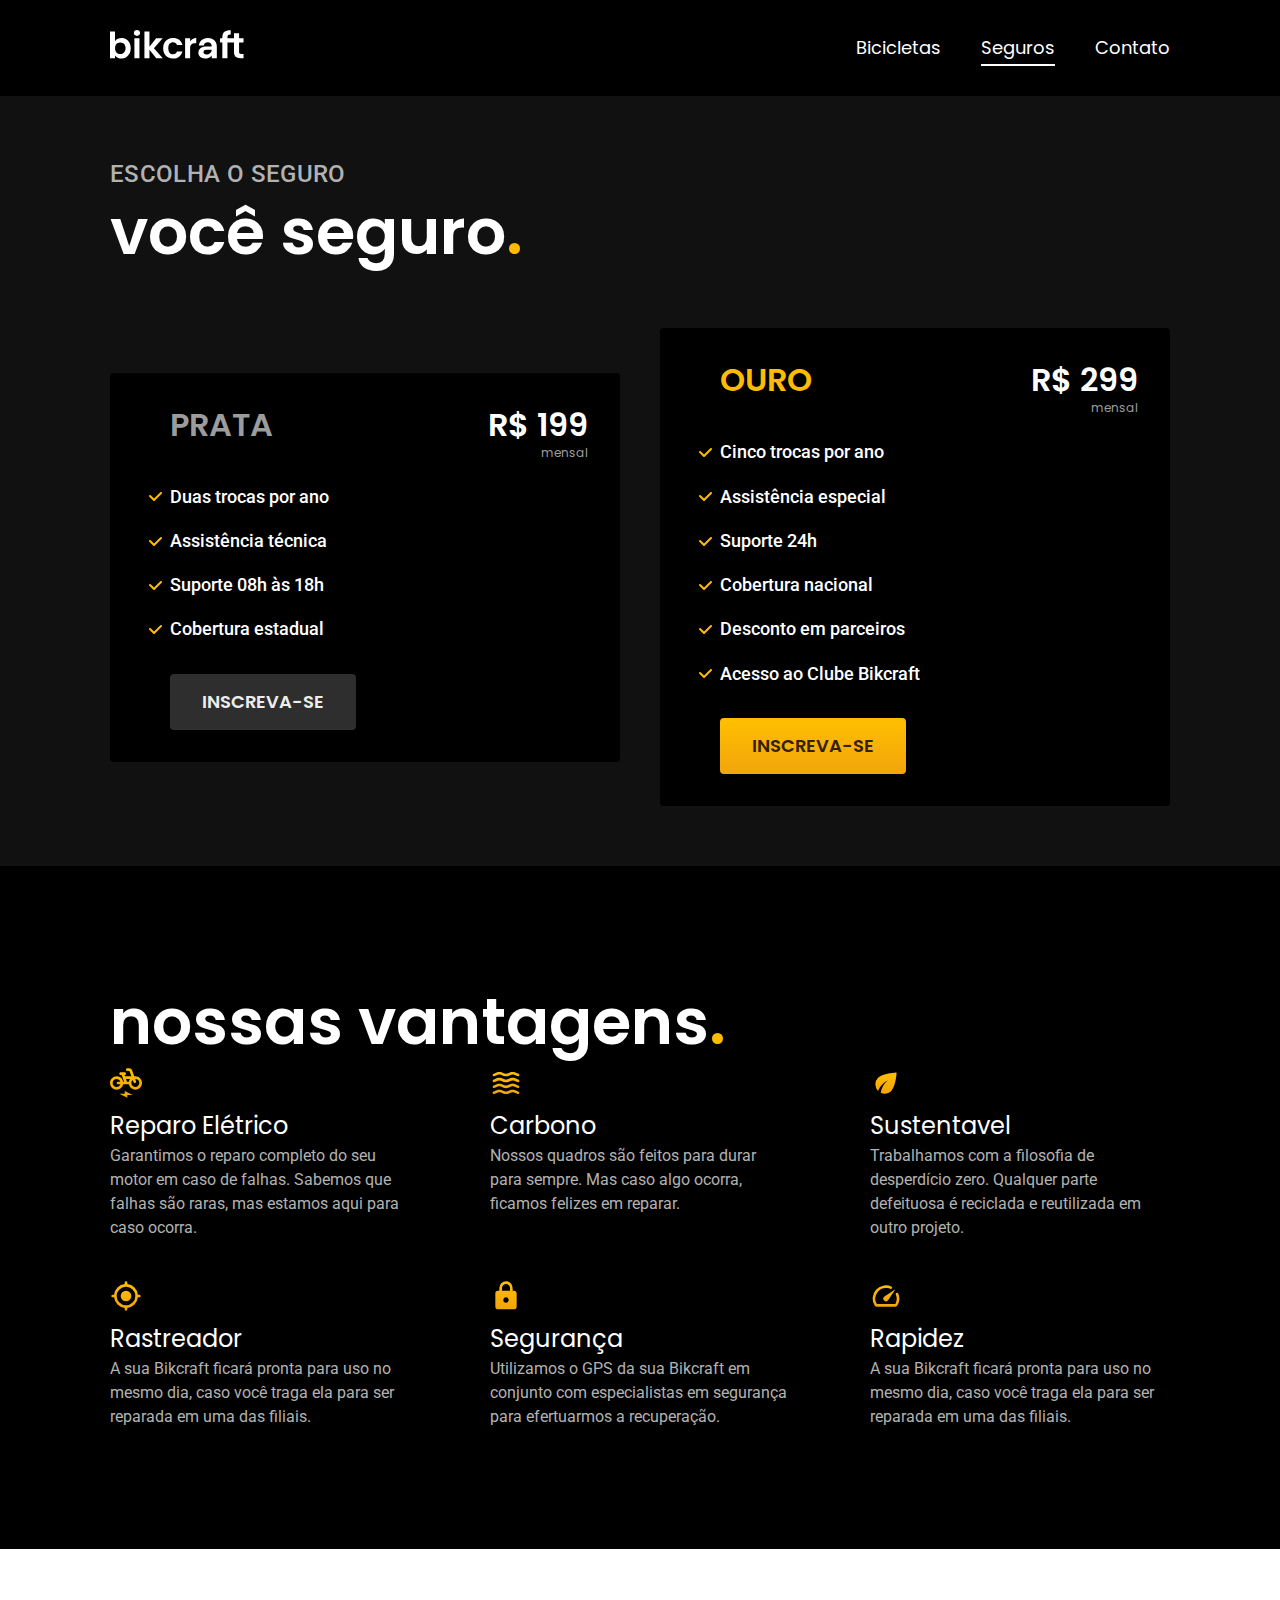
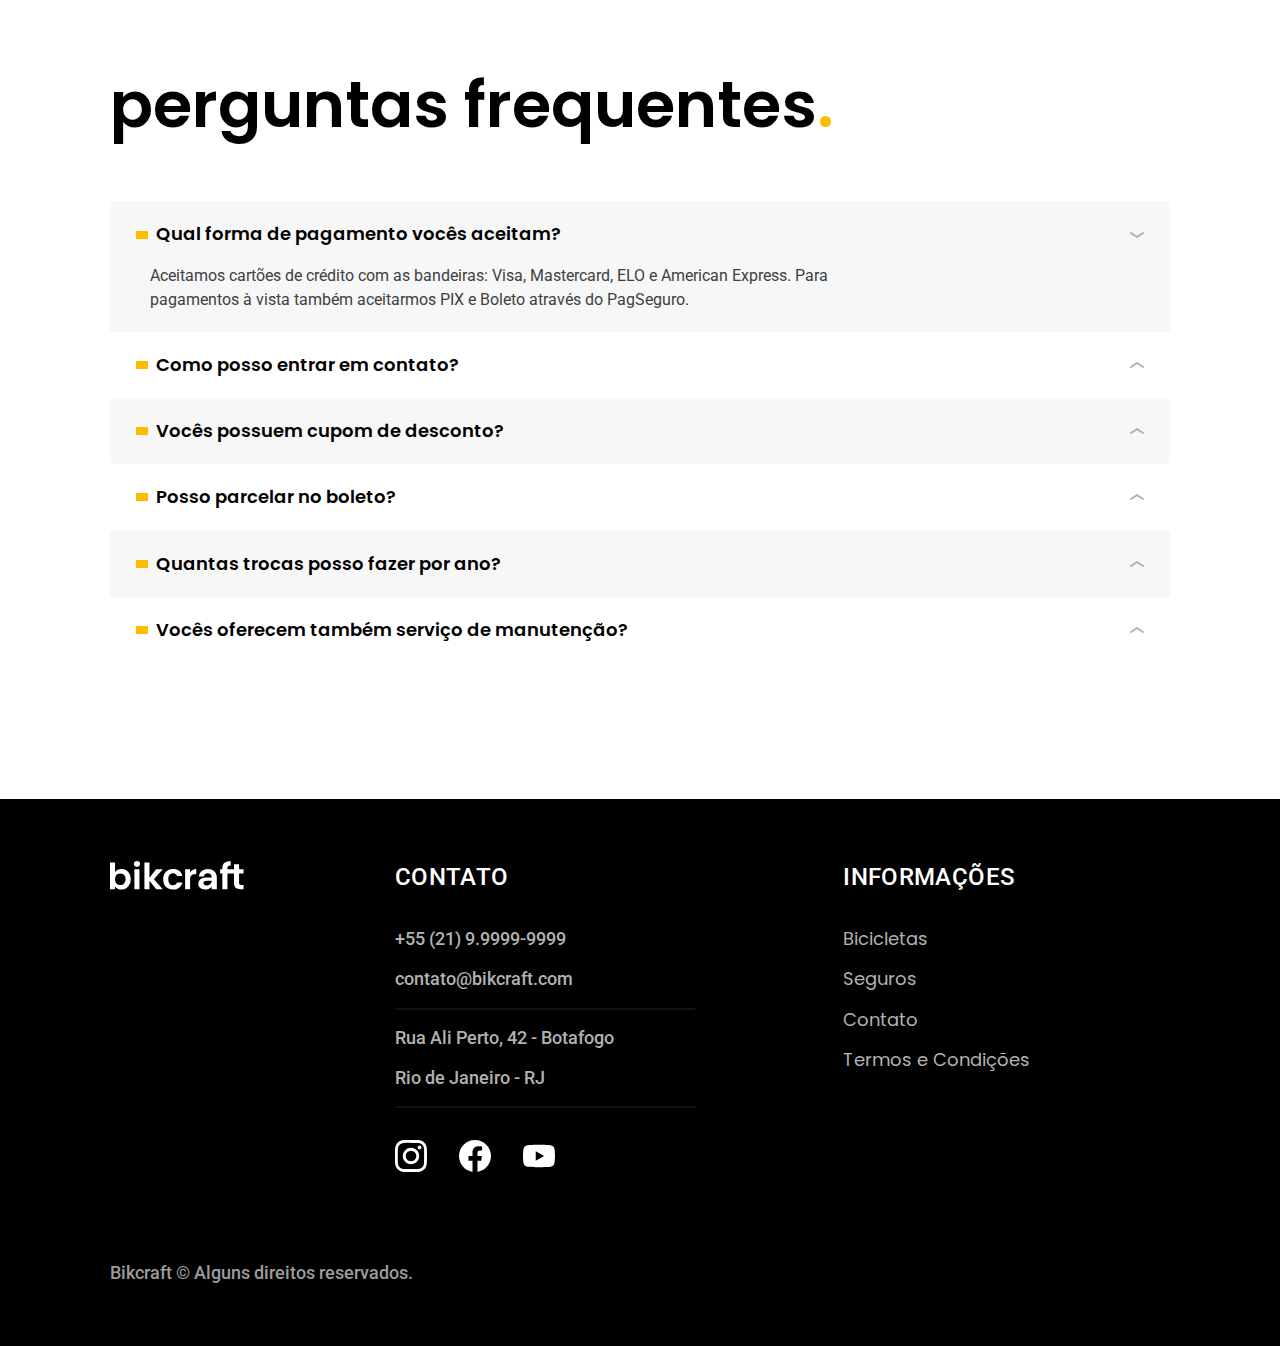
<file: seguros.html>
<!DOCTYPE html>
<html lang="pt-br">
  <head>
    <meta charset="UTF-8" />
    <meta name="viewport" content="width=device-width, initial-scale=1.0" />
    <title>Seguros | Bickcraft</title>
    <meta name="description" content="Seguros." />
    <link rel="icon" href="./favicon.svg" type="image/svg+xml">
    <link rel="stylesheet" href="./css/style.min.css" />
    <link rel="preconnect" href="https://fonts.googleapis.com" />
    <link rel="preconnect" href="https://fonts.gstatic.com" crossorigin />
    <link
      href="https://fonts.googleapis.com/css2?family=Merriweather:ital,wght@1,900&family=Poppins:wght@400;600&family=Roboto:wght@400;500&display=swap"
      rel="stylesheet"
    />
      <script>document.documentElement.classList.add('js');</script>
  </head>


  <body id="seguros">
    <header class="header-bg">
      <div class="header container">
        <a href="/"><img src="./img/bikcraft.svg" alt="Bikcraft" /></a>
        <nav aria-label="primaria">
          <ul class="header-menu font-1-m cor-0">
            <li><a href="./bicicletas.html">Bicicletas</a></li>
            <li><a href="./seguros.html">Seguros</a></li>
            <li><a href="./contato.html">Contato</a></li>
          </ul>
        </nav>
      </div>
    </header>

    <main class="seguros-bg">
      <div class="titulo-bg">
        <div class="titulo container">
          <p class="font-2-l-b cor-5">Escolha o seguro</p>
          <h1 class="font-1-xxl cor-0">
            você seguro<span class="cor-p1">.</span>
          </h1>
        </div>
      </div>

      <div class="seguros container">

        <div class="seguros-item fadeInLeft" data-anime="200">
          <h3 class="font-1-xl cor-6">PRATA</h3>
          <span class="font-1-xl cor-0"
            >R$ 199 <span class="font-1-xs cor-6">mensal</span></span
          >
          <ul class="font-2-m cor-0">
            <li>Duas trocas por ano</li>
            <li>Assistência técnica</li>
            <li>Suporte 08h às 18h</li>
            <li>Cobertura estadual</li>
          </ul>
          <a
            class="botao secundario"
            href="./orcamento.html?tipo=seguro&produto=prata"
            >Inscreva-se</a
          >
        </div>

        <div class="seguros-item fadeInRight" data-anime="400">
          <h3 class="font-1-xl cor-p1">OURO</h3>
          <span class="font-1-xl cor-0"
            >R$ 299 <span class="font-1-xs cor-6">mensal</span></span
          >
          <ul class="font-2-m cor-0">
            <li>Cinco trocas por ano</li>
            <li>Assistência especial</li>
            <li>Suporte 24h</li>
            <li>Cobertura nacional</li>
            <li>Desconto em parceiros</li>
            <li>Acesso ao Clube Bikcraft</li>
          </ul>
          <a class="botao" href="./orcamento.html?tipo=seguro&produto=ouro"
            >Inscreva-se</a
          >
        </div>
      </div>
    </main>

    <article class="vantagens-bg">
      <div class="vantagens container">
        <h2 class="font-1-xxl cor-0">
          nossas vantagens<span class="cor-p1">.</span>
        </h2>
        <ul>
          <li>
            <img src="./img/icones/eletrica.svg" alt="" />
            <h3 class="font-1-l cor-0">Reparo Elétrico</h3>
            <p class="font-2-s cor-5">
              Garantimos o reparo completo do seu motor em caso de falhas.
              Sabemos que falhas são raras, mas estamos aqui para caso ocorra.
            </p>
          </li>

          <li>
            <img src="./img/icones/carbono.svg" alt="" />
            <h3 class="font-1-l cor-0">Carbono</h3>
            <p class="font-2-s cor-5">
              Nossos quadros são feitos para durar para sempre. Mas caso algo
              ocorra, ficamos felizes em reparar.
            </p>
          </li>

          <li>
            <img src="./img/icones/sustentavel.svg" alt="" />
            <h3 class="font-1-l cor-0">Sustentavel</h3>
            <p class="font-2-s cor-5">
              Trabalhamos com a filosofia de desperdício zero. Qualquer parte
              defeituosa é reciclada e reutilizada em outro projeto.
            </p>
          </li>

          <li>
            <img src="./img/icones/rastreador.svg" alt="" />
            <h3 class="font-1-l cor-0">Rastreador</h3>
            <p class="font-2-s cor-5">
              A sua Bikcraft ficará pronta para uso no mesmo dia, caso você
              traga ela para ser reparada em uma das filiais.
            </p>
          </li>

          <li>
            <img src="./img/icones/seguro.svg" alt="" />
            <h3 class="font-1-l cor-0">Segurança</h3>
            <p class="font-2-s cor-5">
              Utilizamos o GPS da sua Bikcraft em conjunto com especialistas em
              segurança para efertuarmos a recuperação.
            </p>
          </li>

          <li>
            <img src="./img/icones/velocidade.svg" alt="" />
            <h3 class="font-1-l cor-0">Rapidez</h3>
            <p class="font-2-s cor-5">
              A sua Bikcraft ficará pronta para uso no mesmo dia, caso você
              traga ela para ser reparada em uma das filiais.
            </p>
          </li>
        </ul>
      </div>
    </article>

    <article class="perguntas container">
      <h2 class="font-1-xxl">
        perguntas frequentes<span class="cor-p1">.</span>
      </h2>

      <dl>
        <div>
          <dt>
            <button
              class="font-1-m-b"
              aria-controls="pergunta1"
              aria-expanded="true"
            >
              Qual forma de pagamento vocês aceitam?
            </button>
          </dt>
          <dd id="pergunta1" class="font-2-s cor-9 ativa">
            Aceitamos cartões de crédito com as bandeiras: Visa, Mastercard, ELO
            e American Express. Para pagamentos à vista também aceitarmos PIX e
            Boleto através do PagSeguro.
          </dd>
        </div>

        <div>
          <dt>
            <button
              class="font-1-m-b"
              aria-controls="pergunta2"
              aria-expanded="false"
            >
              Como posso entrar em contato?
            </button>
          </dt>
          <dd id="pergunta2" class="font-2-s cor-9">
            Aceitamos cartões de crédito com as bandeiras: Visa, Mastercard, ELO
            e American Express. Para pagamentos à vista também aceitarmos PIX e
            Boleto através do PagSeguro.
          </dd>
        </div>

        <div>
          <dt>
            <button
              class="font-1-m-b"
              aria-controls="pergunta3"
              aria-expanded="false"
            >
              Vocês possuem cupom de desconto?
            </button>
          </dt>
          <dd id="pergunta3" class="font-2-s cor-9">
            Aceitamos cartões de crédito com as bandeiras: Visa, Mastercard, ELO
            e American Express. Para pagamentos à vista também aceitarmos PIX e
            Boleto através do PagSeguro.
          </dd>
        </div>

        <div>
          <dt>
            <button
              class="font-1-m-b"
              aria-controls="pergunta4"
              aria-expanded="false"
            >
              Posso parcelar no boleto?
            </button>
          </dt>
          <dd id="pergunta4" class="font-2-s cor-9">
            Aceitamos cartões de crédito com as bandeiras: Visa, Mastercard, ELO
            e American Express. Para pagamentos à vista também aceitarmos PIX e
            Boleto através do PagSeguro.
          </dd>
        </div>

        <div>
          <dt>
            <button
              class="font-1-m-b"
              aria-controls="pergunta5"
              aria-expanded="false"
            >
              Quantas trocas posso fazer por ano?
            </button>
          </dt>
          <dd id="pergunta5" class="font-2-s cor-9">
            Aceitamos cartões de crédito com as bandeiras: Visa, Mastercard, ELO
            e American Express. Para pagamentos à vista também aceitarmos PIX e
            Boleto através do PagSeguro.
          </dd>
        </div>

        <div>
          <dt>
            <button
              class="font-1-m-b"
              aria-controls="pergunta6"
              aria-expanded="false"
            >
              Vocês oferecem também serviço de manutenção?
            </button>
          </dt>
          <dd id="pergunta6" class="font-2-s cor-9">
            Aceitamos cartões de crédito com as bandeiras: Visa, Mastercard, ELO
            e American Express. Para pagamentos à vista também aceitarmos PIX e
            Boleto através do PagSeguro.
          </dd>
        </div>
      </dl>
    </article>

    <footer class="footer-bg">
      <div class="footer container">
        <img src="./img/bikcraft.svg" alt="Bikcraft" />
        <div class="footer-contato">
          <h3 class="font-2-l-b cor-0">Contato</h3>
          <ul class="font-2-m cor-5">
            <li><a href="tel: +552199999999">+55 (21) 9.9999-9999</a></li>
            <li>
              <a href="mailto: contato@bikcraft.com">contato@bikcraft.com</a>
            </li>
            <li>Rua Ali Perto, 42 - Botafogo</li>
            <li>Rio de Janeiro - RJ</li>
          </ul>
          <div class="footer-redes">
            <a href="./"
              ><img src="./img/redes/instagram.svg" alt="Instagram"
            /></a>
            <a href="./"
              ><img src="./img/redes/facebook.svg" alt="Facebook"
            /></a>
            <a href="./"><img src="./img/redes/youtube.svg" alt="Youtube" /></a>
          </div>
        </div>
        <div class="footer-informacoes">
          <h3 class="font-2-l-b cor-0">Informações</h3>
          <nav>
            <ul class="font-1-m cor-5">
              <li><a href="./bicicletas.html">Bicicletas</a></li>
              <li><a href="./seguros.html">Seguros</a></li>
              <li><a href="./contato.html">Contato</a></li>
              <li><a href="./termos.html">Termos e Condições</a></li>
            </ul>
          </nav>
        </div>

        <p class="footer-copy font-2-m cor-6">
          Bikcraft © Alguns direitos reservados.
        </p>
      </div>
    </footer>


    <script src="./js/plugins/simple-anime.js"></script>
    <script src="./js/script.js"></script>
  </body>
</html>
</file>
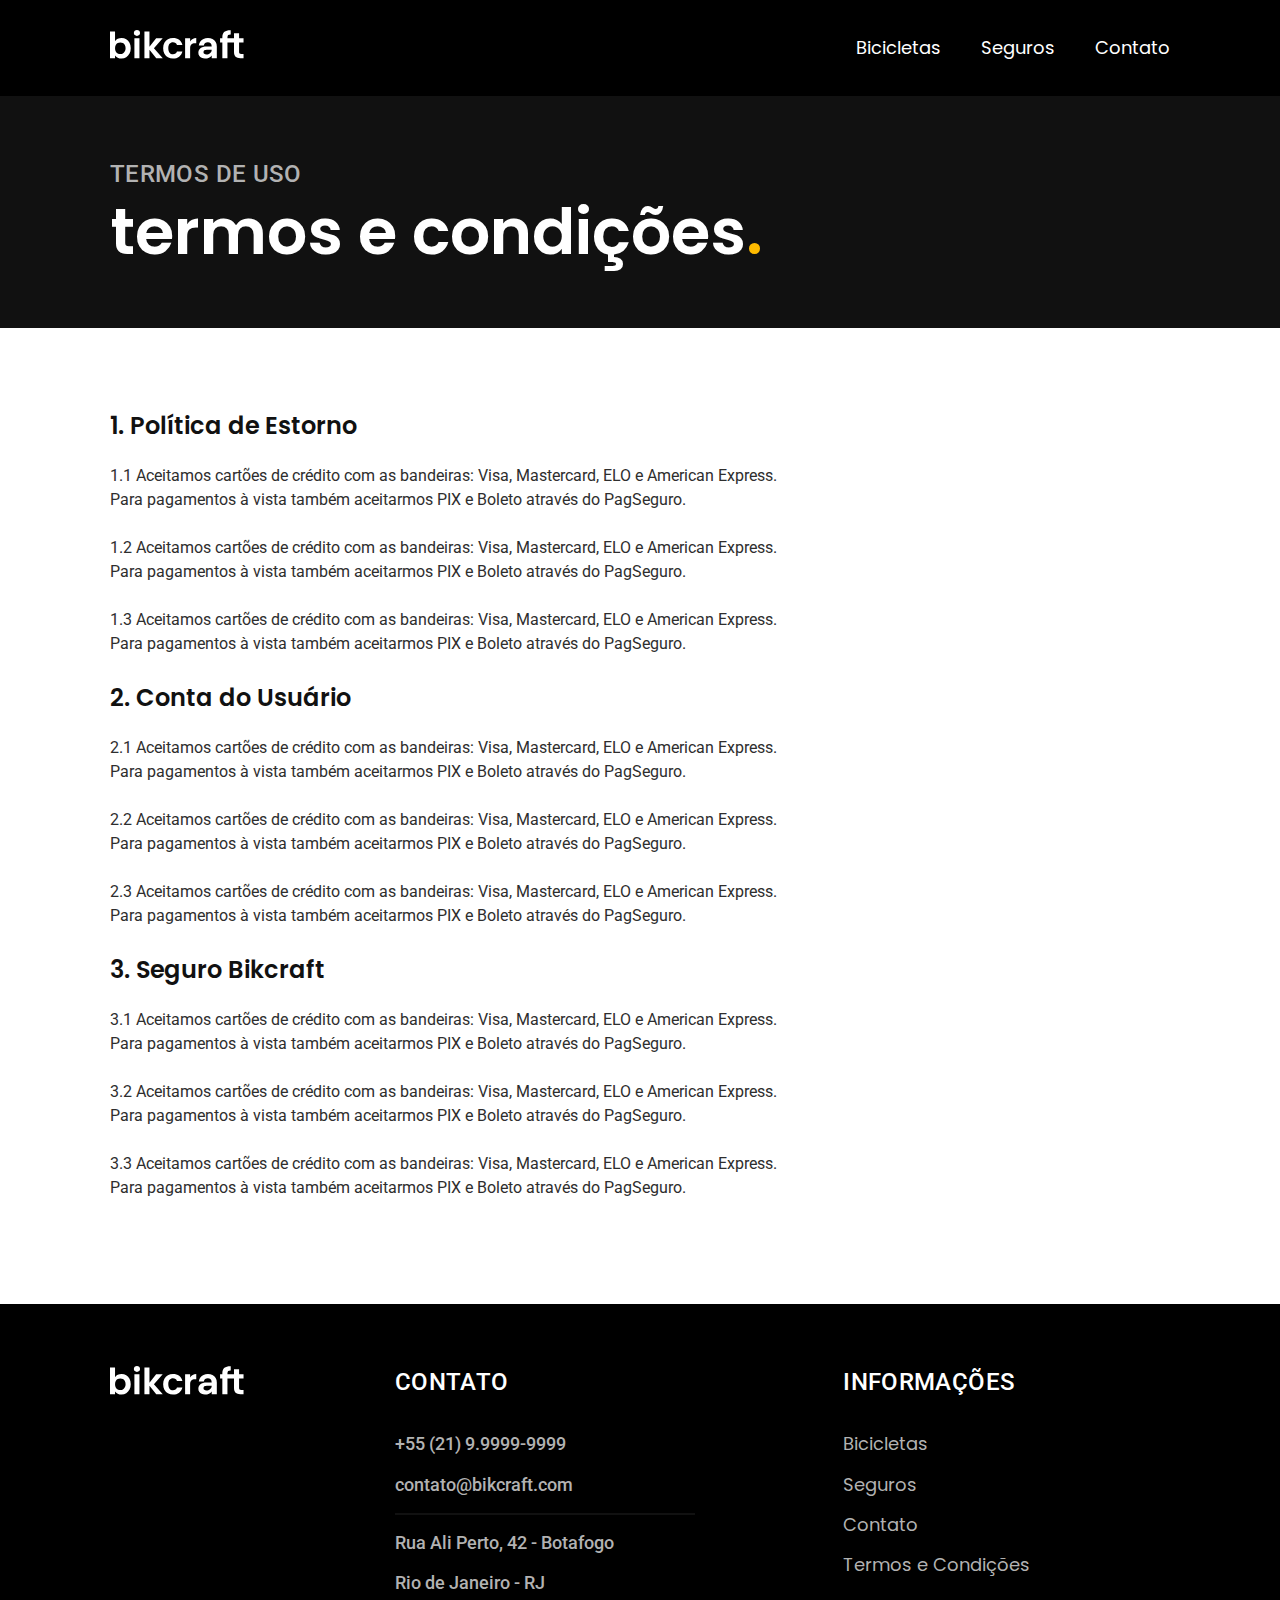
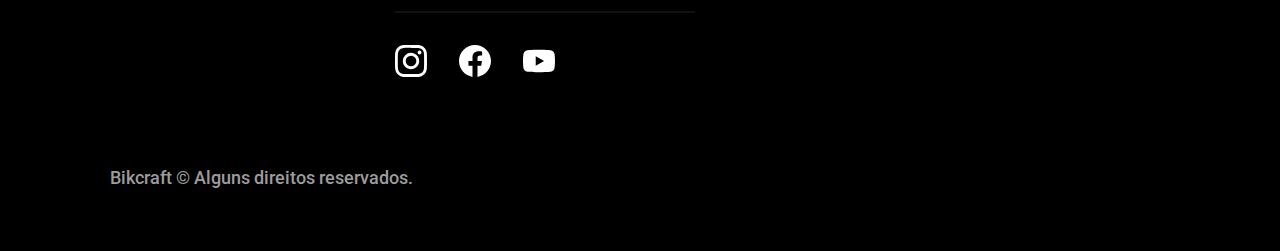
<file: termos.html>
<!DOCTYPE html>
<html lang="pt-br">
  <head>
    <meta charset="UTF-8" />
    <meta name="viewport" content="width=device-width, initial-scale=1.0" />
    <title>Termos e Condições | Bickcraft</title>
    <meta name="description" content="Termos e Condições." />
    <link rel="icon" href="./favicon.svg" type="image/svg+xml">
    <link rel="stylesheet" href="./css/style.min.css" />
    <link rel="preconnect" href="https://fonts.googleapis.com" />
    <link rel="preconnect" href="https://fonts.gstatic.com" crossorigin />
    <link
      href="https://fonts.googleapis.com/css2?family=Merriweather:ital,wght@1,900&family=Poppins:wght@400;600&family=Roboto:wght@400;500&display=swap"
      rel="stylesheet"
    />
      <script>document.documentElement.classList.add('js');</script>
  </head>


  <body id="termos">
    <header class="header-bg">
      <div class="header container">
        <a href="/"><img src="./img/bikcraft.svg" alt="Bikcraft" /></a>
        <nav aria-label="primaria">
          <ul class="header-menu font-1-m cor-0">
            <li><a href="./bicicletas.html">Bicicletas</a></li>
            <li><a href="./seguros.html">Seguros</a></li>
            <li><a href="./contato.html">Contato</a></li>
          </ul>
        </nav>
      </div>
    </header>

    <main>
      <div class="titulo-bg">
        <div class="titulo container">
          <p class="font-2-l-b cor-5">Termos de uso</p>
          <h1 class="font-1-xxl cor-0">
            termos e condições<span class="cor-p1">.</span>
          </h1>
        </div>
      </div>

      <div class="termos font-2-s cor-10 container">
        <h2 class="font-1-l cor-11">1. Política de Estorno</h2>
        <p>
          1.1 Aceitamos cartões de crédito com as bandeiras: Visa, Mastercard,
          ELO e American Express. Para pagamentos à vista também aceitarmos PIX
          e Boleto através do PagSeguro.
        </p>
        <p>
          1.2 Aceitamos cartões de crédito com as bandeiras: Visa, Mastercard,
          ELO e American Express. Para pagamentos à vista também aceitarmos PIX
          e Boleto através do PagSeguro.
        </p>
        <p>
          1.3 Aceitamos cartões de crédito com as bandeiras: Visa, Mastercard,
          ELO e American Express. Para pagamentos à vista também aceitarmos PIX
          e Boleto através do PagSeguro.
        </p>

        <h2 class="font-1-l cor-11">2. Conta do Usuário</h2>
        <p>
          2.1 Aceitamos cartões de crédito com as bandeiras: Visa, Mastercard,
          ELO e American Express. Para pagamentos à vista também aceitarmos PIX
          e Boleto através do PagSeguro.
        </p>
        <p>
          2.2 Aceitamos cartões de crédito com as bandeiras: Visa, Mastercard,
          ELO e American Express. Para pagamentos à vista também aceitarmos PIX
          e Boleto através do PagSeguro.
        </p>
        <p>
          2.3 Aceitamos cartões de crédito com as bandeiras: Visa, Mastercard,
          ELO e American Express. Para pagamentos à vista também aceitarmos PIX
          e Boleto através do PagSeguro.
        </p>

        <h2 class="font-1-l cor-11">3. Seguro Bikcraft</h2>
        <p>
          3.1 Aceitamos cartões de crédito com as bandeiras: Visa, Mastercard,
          ELO e American Express. Para pagamentos à vista também aceitarmos PIX
          e Boleto através do PagSeguro.
        </p>
        <p>
          3.2 Aceitamos cartões de crédito com as bandeiras: Visa, Mastercard,
          ELO e American Express. Para pagamentos à vista também aceitarmos PIX
          e Boleto através do PagSeguro.
        </p>
        <p>
          3.3 Aceitamos cartões de crédito com as bandeiras: Visa, Mastercard,
          ELO e American Express. Para pagamentos à vista também aceitarmos PIX
          e Boleto através do PagSeguro.
        </p>
      </div>
    </main>

    <footer class="footer-bg">
      <div class="footer container">
        <img src="./img/bikcraft.svg" alt="Bikcraft" />
        <div class="footer-contato">
          <h3 class="font-2-l-b cor-0">Contato</h3>
          <ul class="font-2-m cor-5">
            <li><a href="tel: +552199999999">+55 (21) 9.9999-9999</a></li>
            <li>
              <a href="mailto: contato@bikcraft.com">contato@bikcraft.com</a>
            </li>
            <li>Rua Ali Perto, 42 - Botafogo</li>
            <li>Rio de Janeiro - RJ</li>
          </ul>
          <div class="footer-redes">
            <a href="./"
              ><img src="./img/redes/instagram.svg" alt="Instagram"
            /></a>
            <a href="./"
              ><img src="./img/redes/facebook.svg" alt="Facebook"
            /></a>
            <a href="./"><img src="./img/redes/youtube.svg" alt="Youtube" /></a>
          </div>
        </div>
        <div class="footer-informacoes">
          <h3 class="font-2-l-b cor-0">Informações</h3>
          <nav>
            <ul class="font-1-m cor-5">
              <li><a href="./bicicletas.html">Bicicletas</a></li>
              <li><a href="./seguros.html">Seguros</a></li>
              <li><a href="./contato.html">Contato</a></li>
              <li><a href="./termos.html">Termos e Condições</a></li>
            </ul>
          </nav>
        </div>

        <p class="footer-copy font-2-m cor-6">
          Bikcraft © Alguns direitos reservados.
        </p>
      </div>
    </footer>
    <script src="./js/script.js"></script>
  </body>
</html>
</file>
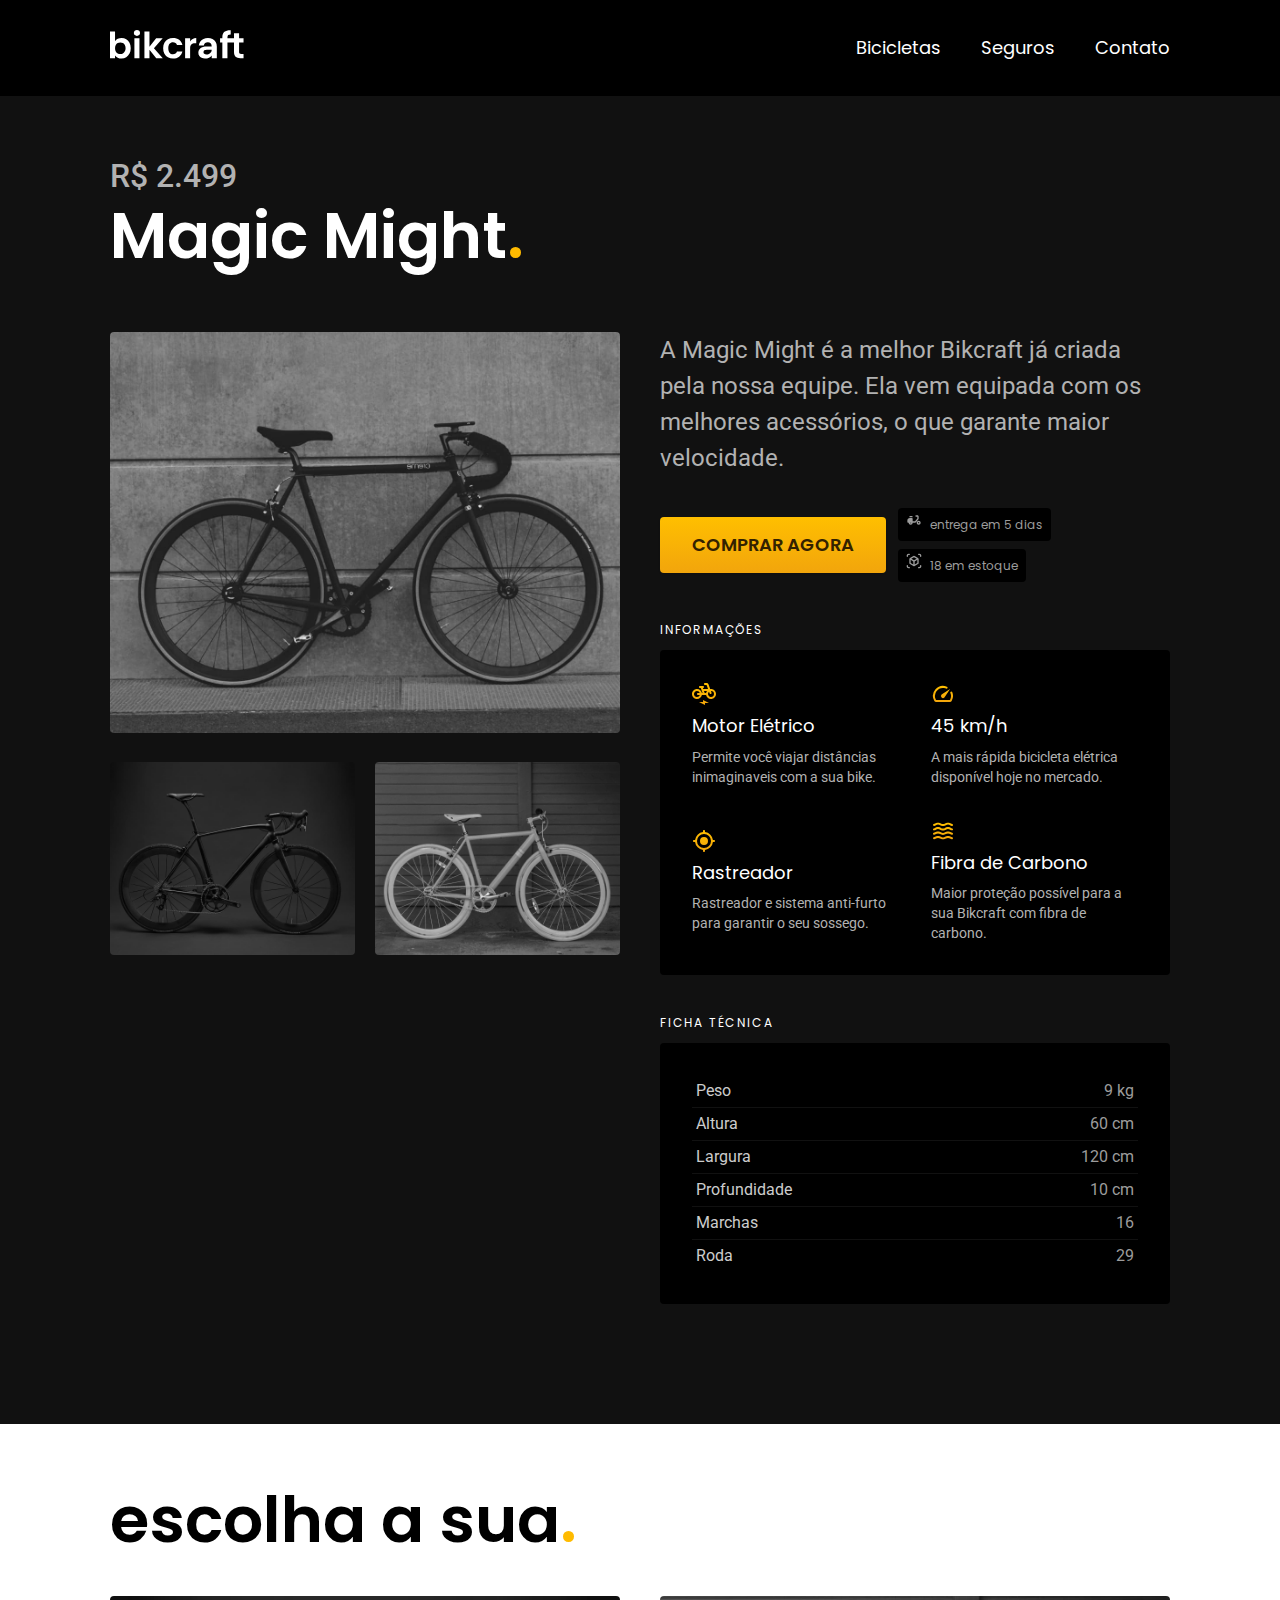
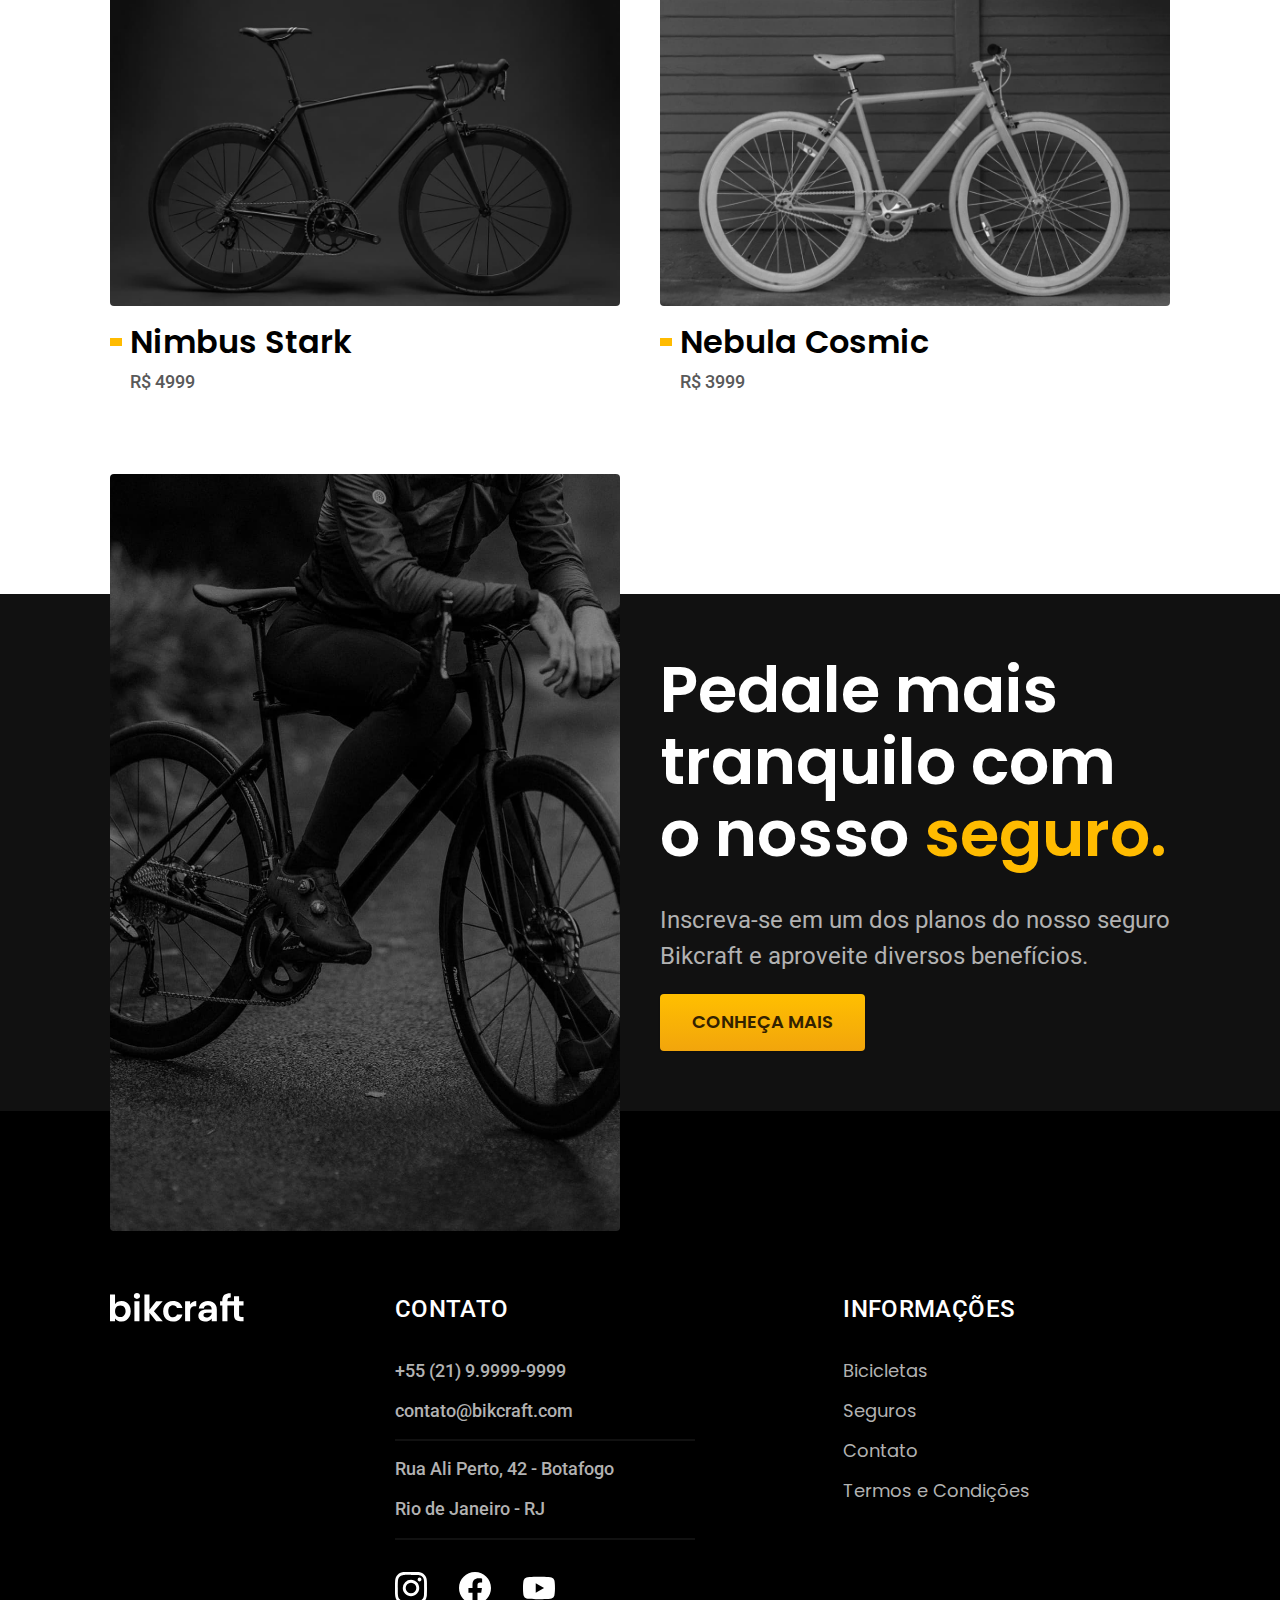
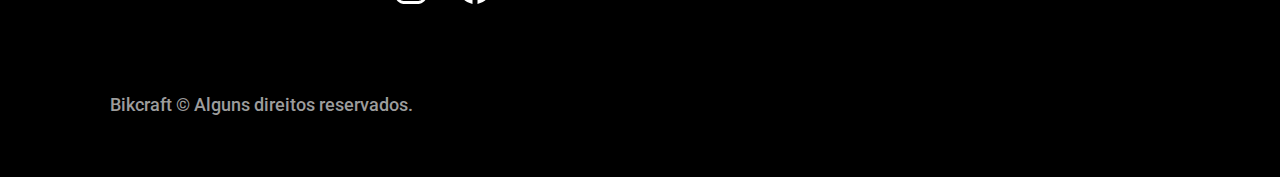
<file: bicicletas/magic.html>
<!DOCTYPE html>
<html lang="pt-br">
  <head>
    <meta charset="UTF-8" />
    <meta name="viewport" content="width=device-width, initial-scale=1.0" />
    <title>Magic | Bickcraft</title>
    <meta name="description" content="Bicicleta Magic Might." />

    <link rel="icon" href="../favicon.svg" type="image/svg+xml">
    <link rel="stylesheet" href="../css/style.min.css" />
    <link rel="preconnect" href="https://fonts.googleapis.com" />
    <link rel="preconnect" href="https://fonts.gstatic.com" crossorigin />
    <link
      href="https://fonts.googleapis.com/css2?family=Merriweather:ital,wght@1,900&family=Poppins:wght@400;600&family=Roboto:wght@400;500&display=swap"
      rel="stylesheet"
    />
      <script>document.documentElement.classList.add('js');</script>
  </head>


  <body id="bicicleta">
    <header class="header-bg">
      <div class="header container">
        <a href="/"><img src="../img/bikcraft.svg" alt="Bikcraft" /></a>
        <nav aria-label="primaria">
          <ul class="header-menu font-1-m cor-0">
            <li><a href="../bicicletas.html">Bicicletas</a></li>
            <li><a href="../seguros.html">Seguros</a></li>
            <li><a href="../contato.html">Contato</a></li>
          </ul>
        </nav>
      </div>
    </header>

    <main class="titulo-bg">
      <div>
        <div class="titulo container">
          <p class="font-2-xl cor-5">R$ 2.499</p>
          <h1 class="font-1-xxl cor-0">
            Magic Might<span class="cor-p1">.</span>
          </h1>
        </div>
      </div>

      <div class="bicicleta container">
        <div class="bicicleta-imagens">
          <img src="../img/bicicleta/nimbus2.jpg" alt="" />
          <img src="../img/bicicleta/nimbus1.jpg" alt="" />
          <img src="../img/bicicleta/nimbus3.jpg" alt="" />
        </div>

        <div class="bicicleta-conteudo">
          <p class="font-2-l cor-5">
            A Magic Might é a melhor Bikcraft já criada pela nossa equipe. Ela
            vem equipada com os melhores acessórios, o que garante maior
            velocidade.
          </p>

          <div class="bicicleta-comprar">
            <a
              class="botao"
              href="../orcamento.html?tipo=bikcraft&produto=magic"
              >Comprar Agora</a
            >
            <span class="font-1-xs cor-6"
              ><img src="../img/icones/entrega.svg" alt="" />entrega em 5
              dias</span
            >
            <span class="font-1-xs cor-6"
              ><img src="../img/icones/estoque.svg" alt="" />18 em estoque</span
            >
          </div>

          <h2 class="font-1-xs cor-0">Informações</h2>
          <ul class="bicicleta-informacoes">
            <li>
              <img src="../img/icones/eletrica.svg" alt="" />
              <h3 class="font-1-m cor-0">Motor Elétrico</h3>
              <p class="font-2-xs cor-5">
                Permite você viajar distâncias inimaginaveis com a sua bike.
              </p>
            </li>
            <li>
              <img src="../img/icones/velocidade.svg" alt="" />
              <h3 class="font-1-m cor-0">45 km/h</h3>
              <p class="font-2-xs cor-5">
                A mais rápida bicicleta elétrica disponível hoje no mercado.
              </p>
            </li>
            <li>
              <img src="../img/icones/rastreador.svg" alt="" />
              <h3 class="font-1-m cor-0">Rastreador</h3>
              <p class="font-2-xs cor-5">
                Rastreador e sistema anti-furto para garantir o seu sossego.
              </p>
            </li>
            <li>
              <img src="../img/icones/carbono.svg" alt="" />
              <h3 class="font-1-m cor-0">Fibra de Carbono</h3>
              <p class="font-2-xs cor-5">
                Maior proteção possível para a sua Bikcraft com fibra de
                carbono.
              </p>
            </li>
          </ul>
          <h2 class="font-1-xs cor-0">Ficha Técnica</h2>
          <ul class="bicicleta-ficha font-2-s cor-4">
            <li>Peso <span>9 kg</span></li>
            <li>Altura <span>60 cm</span></li>
            <li>Largura <span>120 cm</span></li>
            <li>Profundidade <span>10 cm</span></li>
            <li>Marchas <span>16</span></li>
            <li>Roda <span>29</span></li>
          </ul>
        </div>
      </div>
    </main>

    <article class="bicicletas-lista container">
      <h2 class="font-1-xxl">escolha a sua<span class="cor-p1">.</span></h2>
      <ul>
        <li>
          <a href="./nimbus.html">
            <img src="../img/bicicletas/nimbus.jpg" alt="Bicicleta preta" />
            <h3 class="font-1-xl">Nimbus Stark</h3>
            <span class="font-2-m cor-8">R$ 4999</span>
          </a>
        </li>

        <li>
          <a href="./nebula.html">
            <img src="../img/bicicletas/nebula.jpg" alt="Bicicleta preta" />
            <h3 class="font-1-xl">Nebula Cosmic</h3>
            <span class="font-2-m cor-8">R$ 3999</span>
          </a>
        </li>
      </ul>
    </article>

    <article class="seguro-bg">
      <div class="seguro container">
        <div class="seguro-imagem">
          <img
            src="../img/fotos/seguros.jpg"
            alt="Pessoa parada em cima de uma bicicleta."
          />
        </div>

        <div class="seguro-conteudo">
          <h2 class="font-1-xxl cor-0">
            Pedale mais tranquilo com o nosso
            <span class="cor-p1">seguro.</span>
          </h2>
          <p class="font-2-l cor-5">
            Inscreva-se em um dos planos do nosso seguro Bikcraft e aproveite
            diversos benefícios.
          </p>
          <a class="botao" href="../seguros.html">Conheça Mais</a>
        </div>
      </div>
    </article>

    <footer class="footer-bg">
      <div class="footer container">
        <img src="../img/bikcraft.svg" alt="Bikcraft" />
        <div class="footer-contato">
          <h3 class="font-2-l-b cor-0">Contato</h3>
          <ul class="font-2-m cor-5">
            <li><a href="tel: +552199999999">+55 (21) 9.9999-9999</a></li>
            <li>
              <a href="mailto: contato@bikcraft.com">contato@bikcraft.com</a>
            </li>
            <li>Rua Ali Perto, 42 - Botafogo</li>
            <li>Rio de Janeiro - RJ</li>
          </ul>
          <div class="footer-redes">
            <a href="../"
              ><img src="../img/redes/instagram.svg" alt="Instagram"
            /></a>
            <a href="../"
              ><img src="../img/redes/facebook.svg" alt="Facebook"
            /></a>
            <a href="../"
              ><img src="../img/redes/youtube.svg" alt="Youtube"
            /></a>
          </div>
        </div>
        <div class="footer-informacoes">
          <h3 class="font-2-l-b cor-0">Informações</h3>
          <nav>
            <ul class="font-1-m cor-5">
              <li><a href="../bicicletas.html">Bicicletas</a></li>
              <li><a href="../seguros.html">Seguros</a></li>
              <li><a href="../contato.html">Contato</a></li>
              <li><a href="../termos.html">Termos e Condições</a></li>
            </ul>
          </nav>
        </div>

        <p class="footer-copy font-2-m cor-6">
          Bikcraft © Alguns direitos reservados.
        </p>
      </div>
    </footer>
    <script src="../js/script.js"></script>
  </body>
</html>
</file>
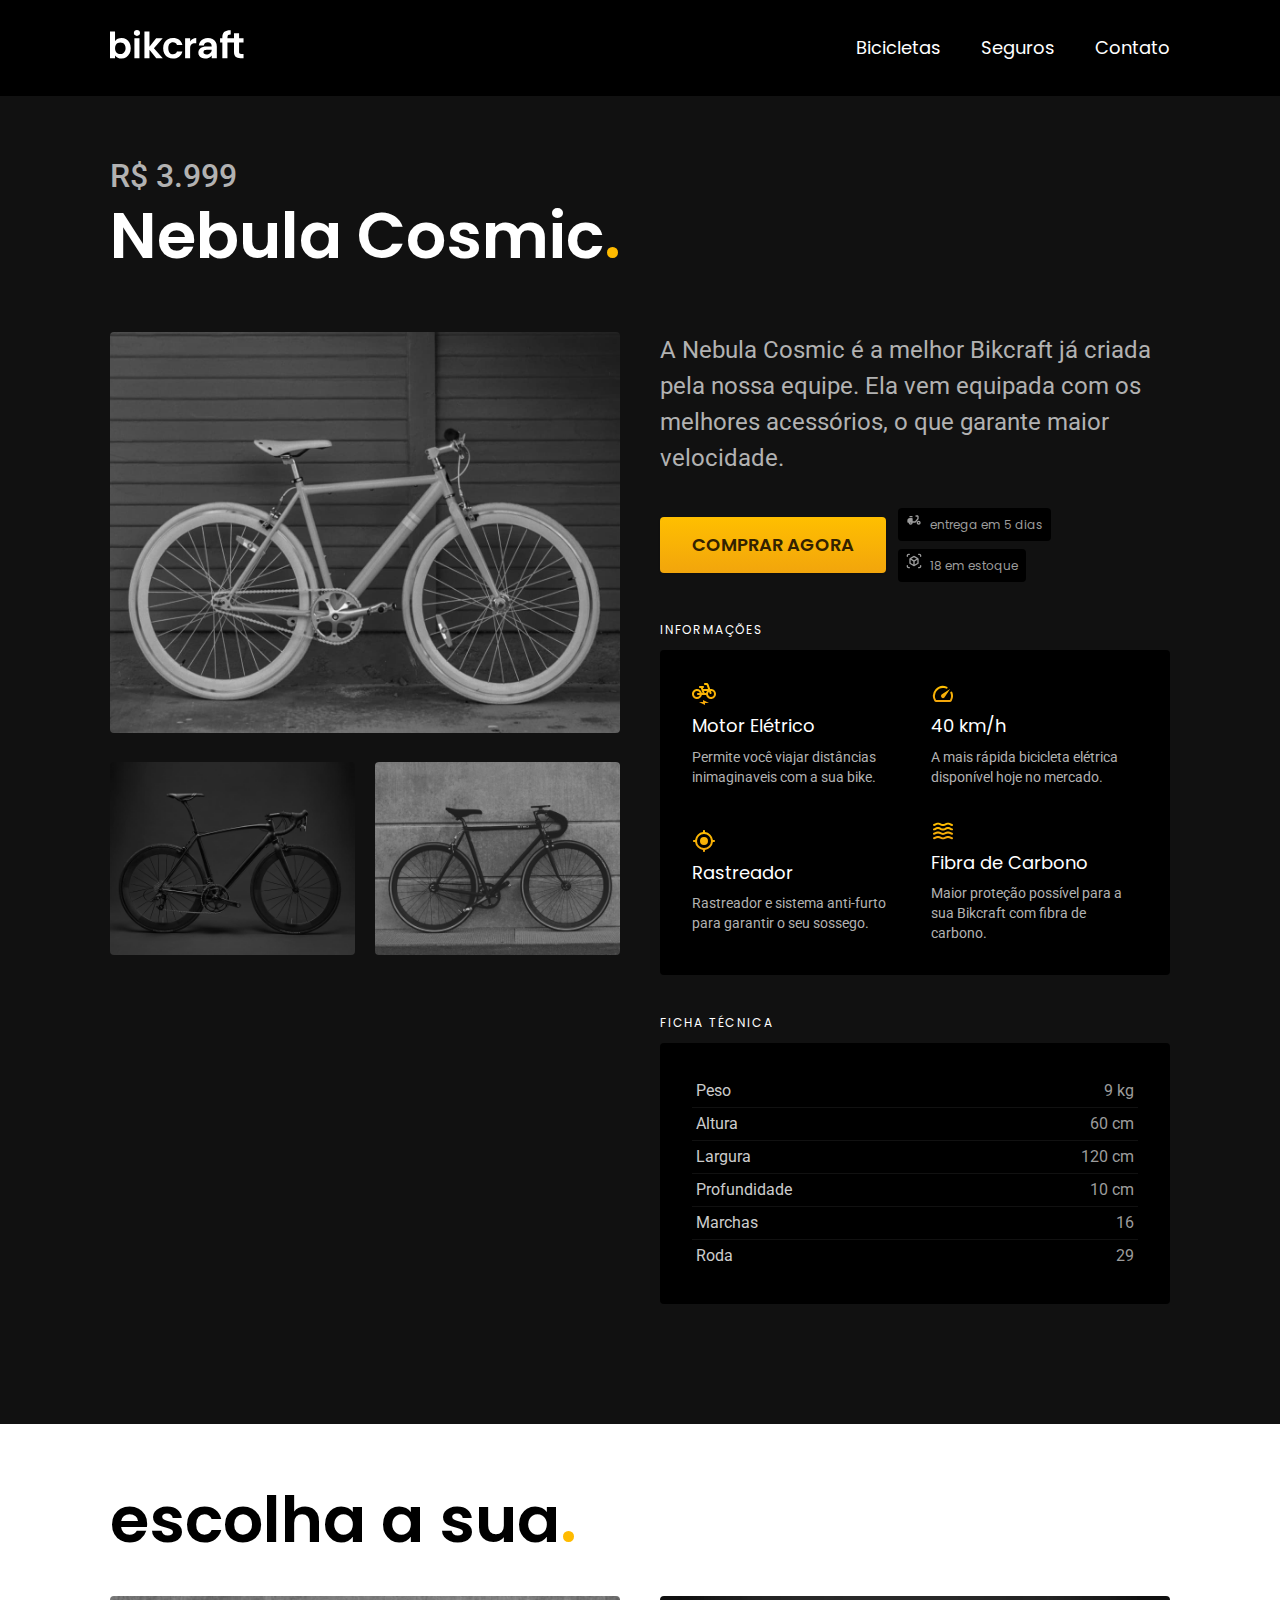
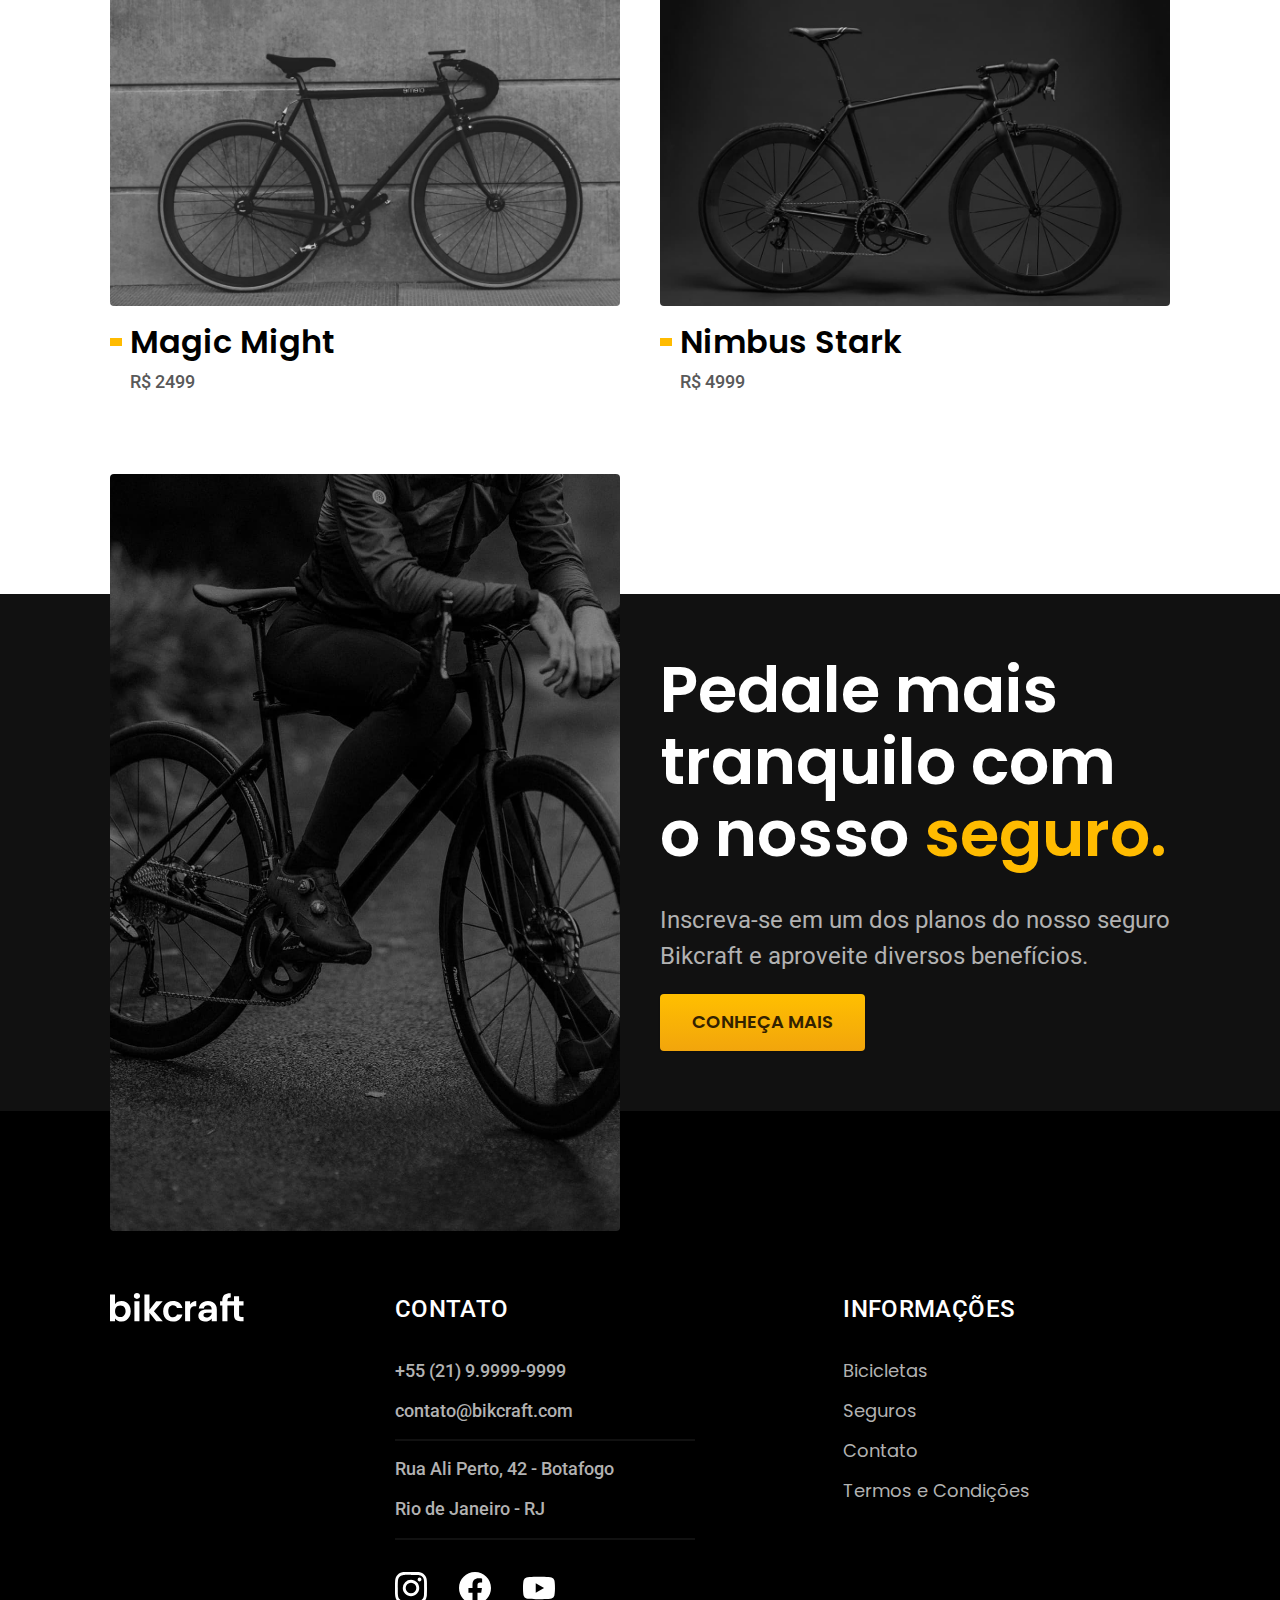
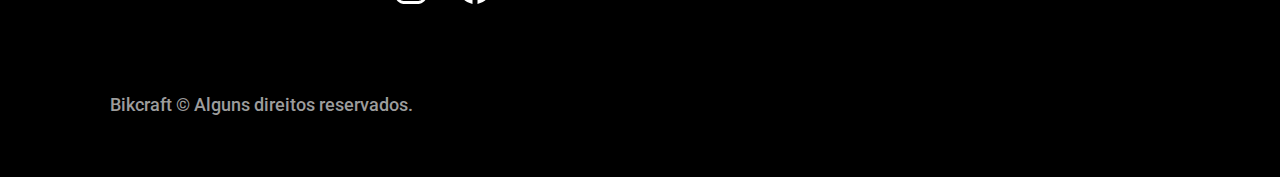
<file: bicicletas/nebula.html>
<!DOCTYPE html>
<html lang="pt-br">
  <head>
    <meta charset="UTF-8" />
    <meta name="viewport" content="width=device-width, initial-scale=1.0" />
    <title>Nebula | Bickcraft</title>
    <meta name="description" content="Bicicleta Nebula Cosmic." />
    <link rel="icon" href="../favicon.svg" type="image/svg+xml">
    <link rel="stylesheet" href="../css/style.min.css" />
    <link rel="preconnect" href="https://fonts.googleapis.com" />
    <link rel="preconnect" href="https://fonts.gstatic.com" crossorigin />
    <link
      href="https://fonts.googleapis.com/css2?family=Merriweather:ital,wght@1,900&family=Poppins:wght@400;600&family=Roboto:wght@400;500&display=swap"
      rel="stylesheet"
    />
      <script>document.documentElement.classList.add('js');</script>
  </head>


  <body id="bicicleta">
    <header class="header-bg">
      <div class="header container">
        <a href="/"><img src="../img/bikcraft.svg" alt="Bikcraft" /></a>
        <nav aria-label="primaria">
          <ul class="header-menu font-1-m cor-0">
            <li><a href="../bicicletas.html">Bicicletas</a></li>
            <li><a href="../seguros.html">Seguros</a></li>
            <li><a href="../contato.html">Contato</a></li>
          </ul>
        </nav>
      </div>
    </header>

    <main class="titulo-bg">
      <div>
        <div class="titulo container">
          <p class="font-2-xl cor-5">R$ 3.999</p>
          <h1 class="font-1-xxl cor-0">
            Nebula Cosmic<span class="cor-p1">.</span>
          </h1>
        </div>
      </div>

      <div class="bicicleta container">
        <div class="bicicleta-imagens">
          <img src="../img/bicicleta/nimbus3.jpg" alt="" />
          <img src="../img/bicicleta/nimbus1.jpg" alt="" />
          <img src="../img/bicicleta/nimbus2.jpg" alt="" />
        </div>

        <div class="bicicleta-conteudo">
          <p class="font-2-l cor-5">
            A Nebula Cosmic é a melhor Bikcraft já criada pela nossa equipe. Ela
            vem equipada com os melhores acessórios, o que garante maior
            velocidade.
          </p>

          <div class="bicicleta-comprar">
            <a
              class="botao"
              href="../orcamento.html?tipo=bikcraft&produto=nebula"
              >Comprar Agora</a
            >
            <span class="font-1-xs cor-6"
              ><img src="../img/icones/entrega.svg" alt="" />entrega em 5
              dias</span
            >
            <span class="font-1-xs cor-6"
              ><img src="../img/icones/estoque.svg" alt="" />18 em estoque</span
            >
          </div>

          <h2 class="font-1-xs cor-0">Informações</h2>
          <ul class="bicicleta-informacoes">
            <li>
              <img src="../img/icones/eletrica.svg" alt="" />
              <h3 class="font-1-m cor-0">Motor Elétrico</h3>
              <p class="font-2-xs cor-5">
                Permite você viajar distâncias inimaginaveis com a sua bike.
              </p>
            </li>
            <li>
              <img src="../img/icones/velocidade.svg" alt="" />
              <h3 class="font-1-m cor-0">40 km/h</h3>
              <p class="font-2-xs cor-5">
                A mais rápida bicicleta elétrica disponível hoje no mercado.
              </p>
            </li>
            <li>
              <img src="../img/icones/rastreador.svg" alt="" />
              <h3 class="font-1-m cor-0">Rastreador</h3>
              <p class="font-2-xs cor-5">
                Rastreador e sistema anti-furto para garantir o seu sossego.
              </p>
            </li>
            <li>
              <img src="../img/icones/carbono.svg" alt="" />
              <h3 class="font-1-m cor-0">Fibra de Carbono</h3>
              <p class="font-2-xs cor-5">
                Maior proteção possível para a sua Bikcraft com fibra de
                carbono.
              </p>
            </li>
          </ul>
          <h2 class="font-1-xs cor-0">Ficha Técnica</h2>
          <ul class="bicicleta-ficha font-2-s cor-4">
            <li>Peso <span>9 kg</span></li>
            <li>Altura <span>60 cm</span></li>
            <li>Largura <span>120 cm</span></li>
            <li>Profundidade <span>10 cm</span></li>
            <li>Marchas <span>16</span></li>
            <li>Roda <span>29</span></li>
          </ul>
        </div>
      </div>
    </main>

    <article class="bicicletas-lista container">
      <h2 class="font-1-xxl">escolha a sua<span class="cor-p1">.</span></h2>
      <ul>
        <li>
          <a href="./magic.html">
            <img src="../img/bicicletas/magic.jpg" alt="Bicicleta preta" />
            <h3 class="font-1-xl">Magic Might</h3>
            <span class="font-2-m cor-8">R$ 2499</span>
          </a>
        </li>

        <li>
          <a href="./nimbus.html">
            <img src="../img/bicicletas/nimbus.jpg" alt="Bicicleta preta" />
            <h3 class="font-1-xl">Nimbus Stark</h3>
            <span class="font-2-m cor-8">R$ 4999</span>
          </a>
        </li>
      </ul>
    </article>

    <article class="seguro-bg">
      <div class="seguro container">
        <div class="seguro-imagem">
          <img
            src="../img/fotos/seguros.jpg"
            alt="Pessoa parada em cima de uma bicicleta."
          />
        </div>

        <div class="seguro-conteudo">
          <h2 class="font-1-xxl cor-0">
            Pedale mais tranquilo com o nosso
            <span class="cor-p1">seguro.</span>
          </h2>
          <p class="font-2-l cor-5">
            Inscreva-se em um dos planos do nosso seguro Bikcraft e aproveite
            diversos benefícios.
          </p>
          <a class="botao" href="../seguros.html">Conheça Mais</a>
        </div>
      </div>
    </article>

    <footer class="footer-bg">
      <div class="footer container">
        <img src="../img/bikcraft.svg" alt="Bikcraft" />
        <div class="footer-contato">
          <h3 class="font-2-l-b cor-0">Contato</h3>
          <ul class="font-2-m cor-5">
            <li><a href="tel: +552199999999">+55 (21) 9.9999-9999</a></li>
            <li>
              <a href="mailto: contato@bikcraft.com">contato@bikcraft.com</a>
            </li>
            <li>Rua Ali Perto, 42 - Botafogo</li>
            <li>Rio de Janeiro - RJ</li>
          </ul>
          <div class="footer-redes">
            <a href="../"
              ><img src="../img/redes/instagram.svg" alt="Instagram"
            /></a>
            <a href="../"
              ><img src="../img/redes/facebook.svg" alt="Facebook"
            /></a>
            <a href="../"
              ><img src="../img/redes/youtube.svg" alt="Youtube"
            /></a>
          </div>
        </div>
        <div class="footer-informacoes">
          <h3 class="font-2-l-b cor-0">Informações</h3>
          <nav>
            <ul class="font-1-m cor-5">
              <li><a href="../bicicletas.html">Bicicletas</a></li>
              <li><a href="../seguros.html">Seguros</a></li>
              <li><a href="../contato.html">Contato</a></li>
              <li><a href="../termos.html">Termos e Condições</a></li>
            </ul>
          </nav>
        </div>

        <p class="footer-copy font-2-m cor-6">
          Bikcraft © Alguns direitos reservados.
        </p>
      </div>
    </footer>
    <script src="../js/script.js"></script>
  </body>
</html>
</file>
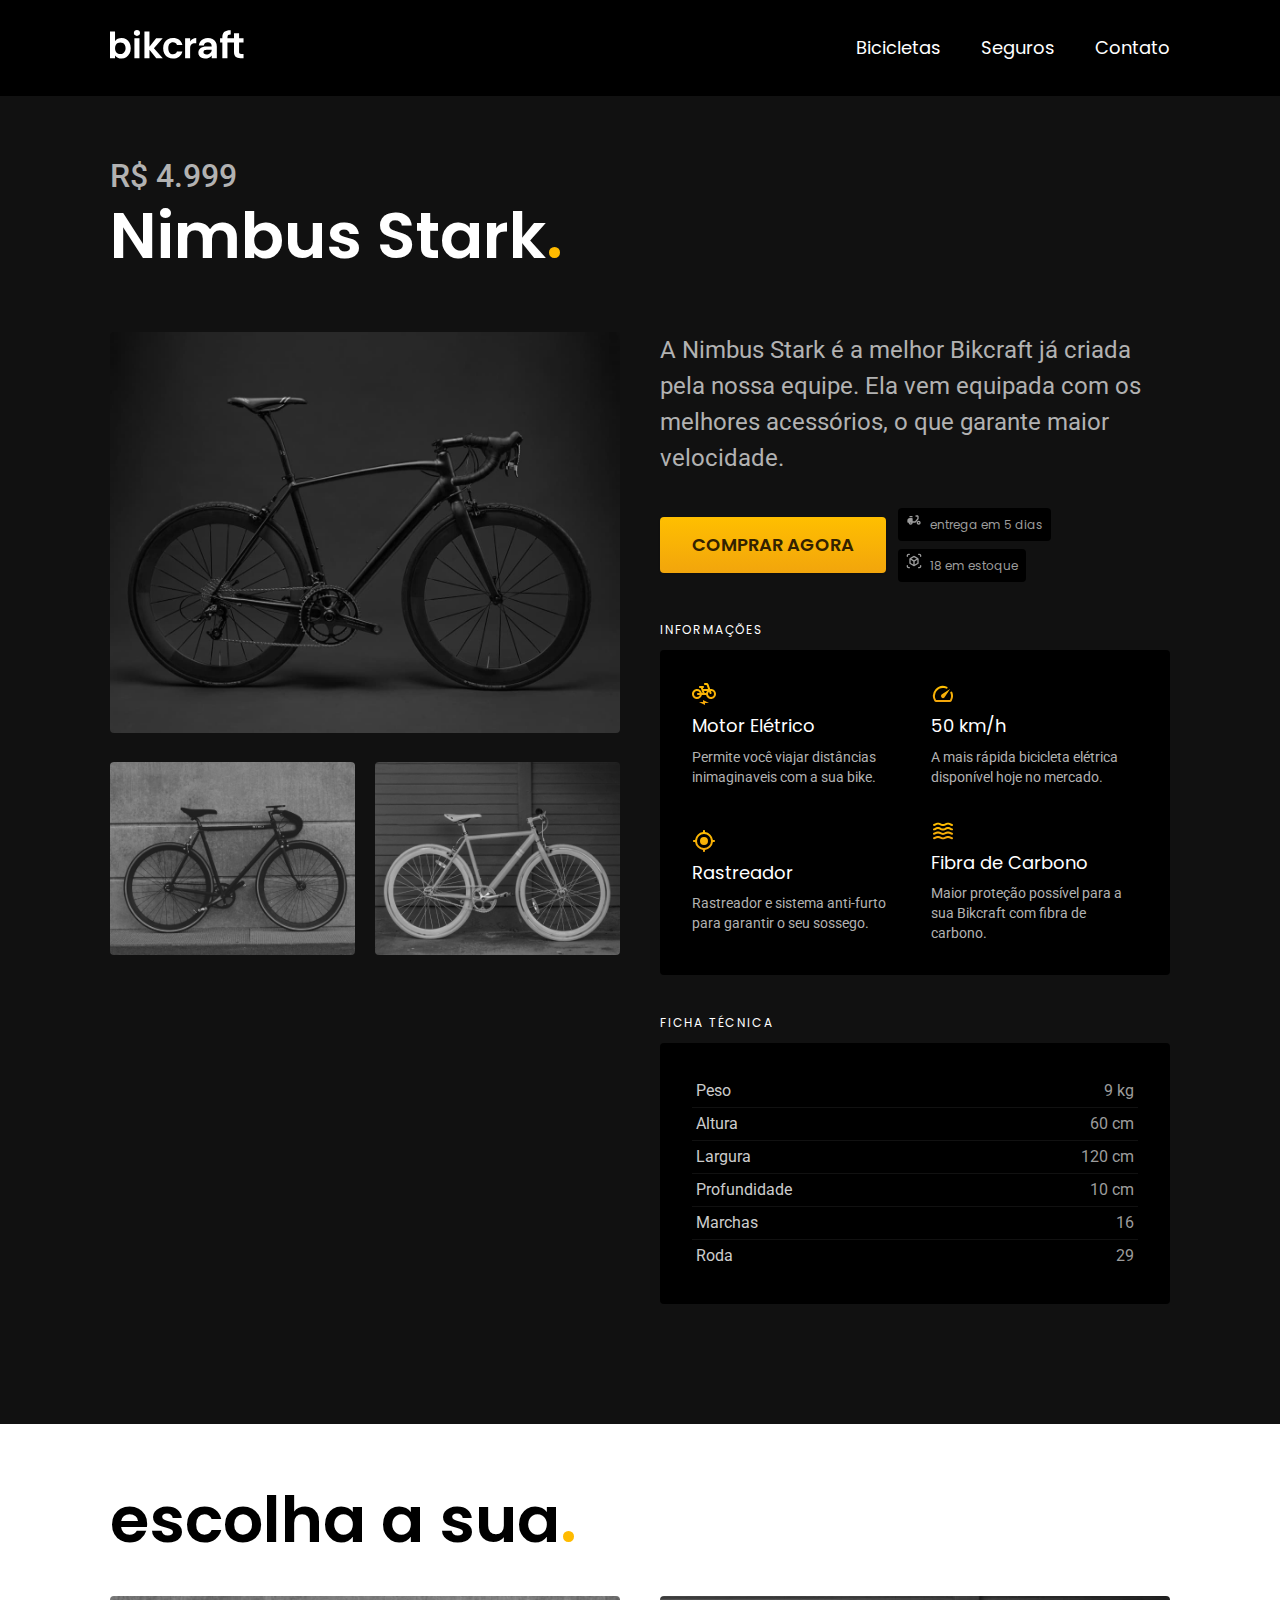
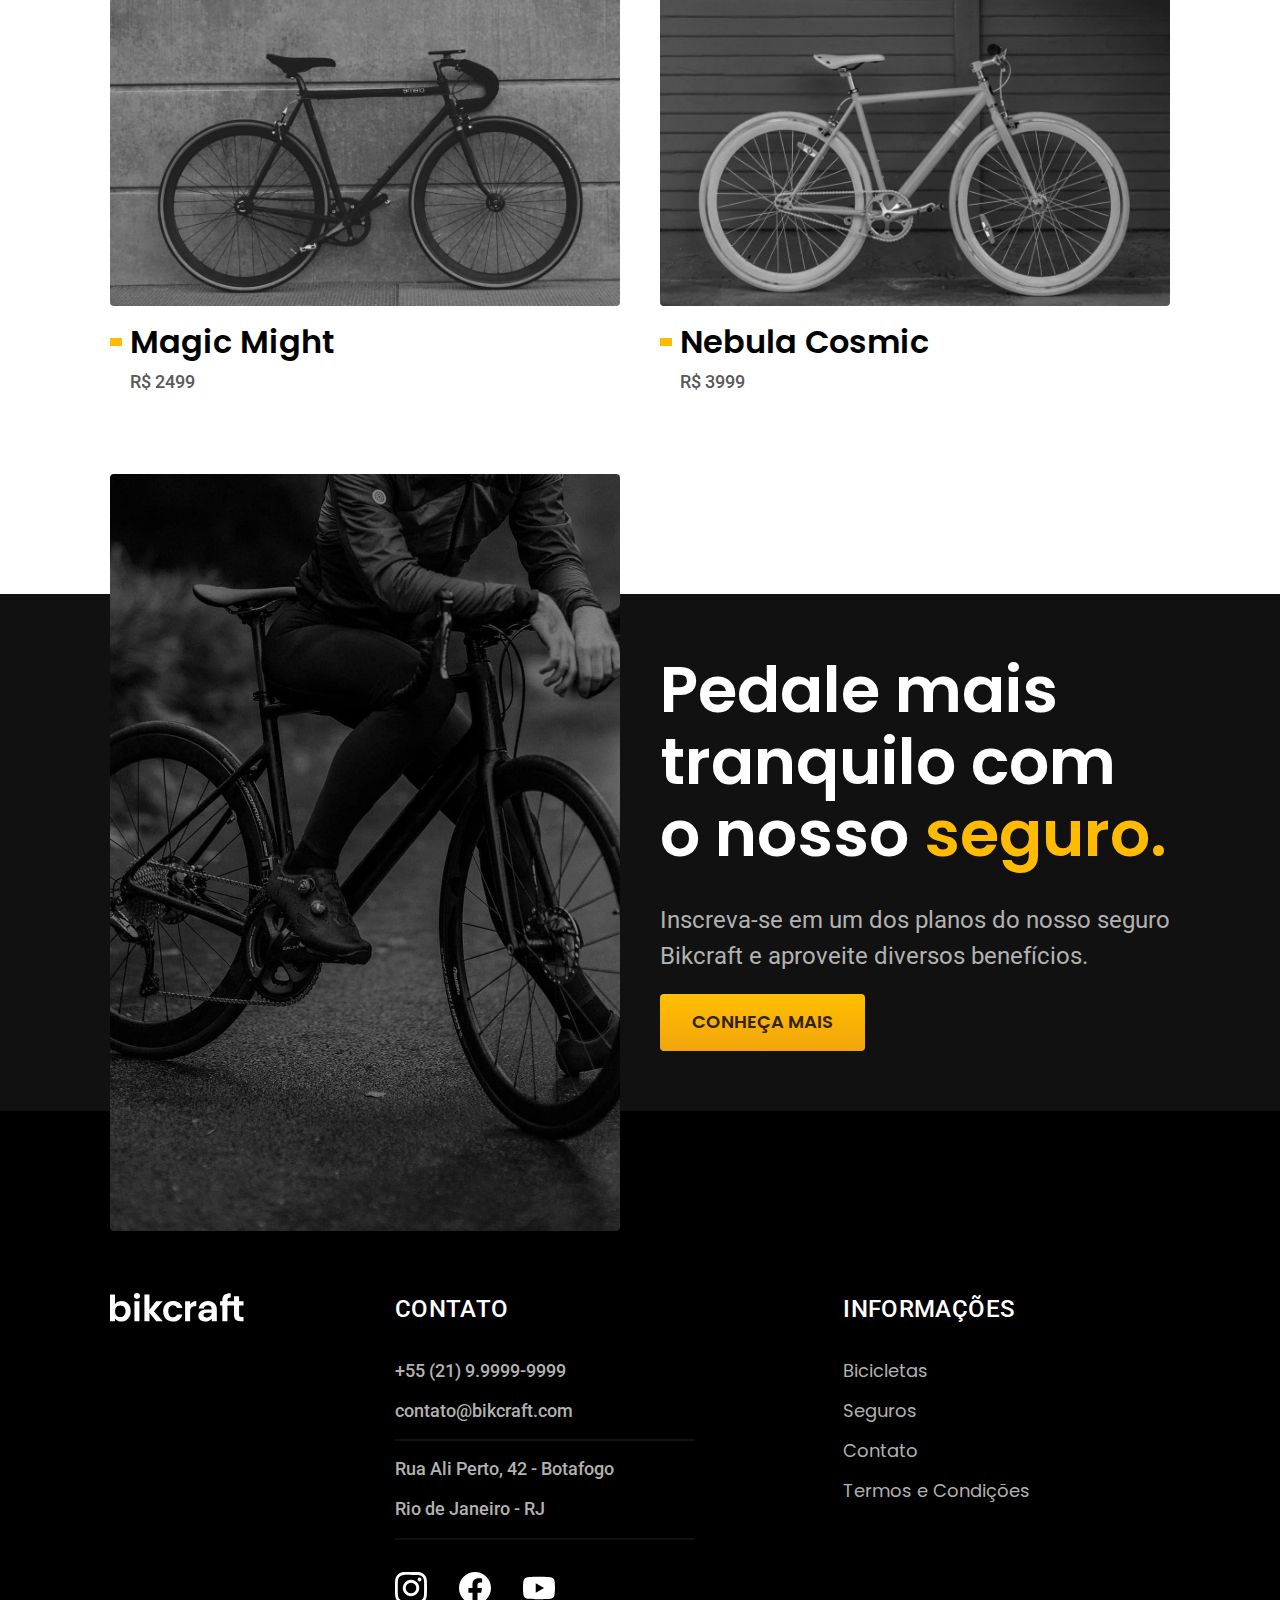
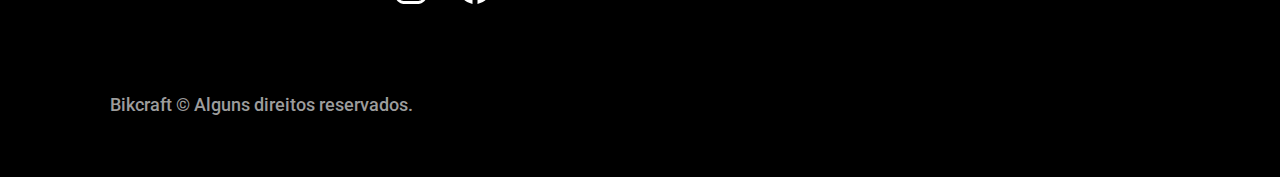
<file: bicicletas/nimbus.html>
<!DOCTYPE html>
<html lang="pt-br">
  <head>
    <meta charset="UTF-8" />
    <meta name="viewport" content="width=device-width, initial-scale=1.0" />
    <title>Nimbus | Bickcraft</title>
    <meta name="description" content="Bicicleta Nimbus Stark." />
    <link rel="icon" href="../favicon.svg" type="image/svg+xml">
    <link rel="stylesheet" href="../css/style.min.css" />
    <link rel="preconnect" href="https://fonts.googleapis.com" />
    <link rel="preconnect" href="https://fonts.gstatic.com" crossorigin />
    <link
      href="https://fonts.googleapis.com/css2?family=Merriweather:ital,wght@1,900&family=Poppins:wght@400;600&family=Roboto:wght@400;500&display=swap"
      rel="stylesheet"
    />
      <script>document.documentElement.classList.add('js');</script>
  </head>


  <body id="bicicleta">
    <header class="header-bg">
      <div class="header container">
        <a href="/"><img src="../img/bikcraft.svg" alt="Bikcraft" /></a>
        <nav aria-label="primaria">
          <ul class="header-menu font-1-m cor-0">
            <li><a href="../bicicletas.html">Bicicletas</a></li>
            <li><a href="../seguros.html">Seguros</a></li>
            <li><a href="../contato.html">Contato</a></li>
          </ul>
        </nav>
      </div>
    </header>

    <main class="titulo-bg">
      <div>
        <div class="titulo container">
          <p class="font-2-xl cor-5">R$ 4.999</p>
          <h1 class="font-1-xxl cor-0">
            Nimbus Stark<span class="cor-p1">.</span>
          </h1>
        </div>
      </div>

      <div class="bicicleta container">
        <div class="bicicleta-imagens">
          <img src="../img/bicicleta/nimbus1.jpg" alt="" />
          <img src="../img/bicicleta/nimbus2.jpg" alt="" />
          <img src="../img/bicicleta/nimbus3.jpg" alt="" />
        </div>

        <div class="bicicleta-conteudo">
          <p class="font-2-l cor-5">
            A Nimbus Stark é a melhor Bikcraft já criada pela nossa equipe. Ela
            vem equipada com os melhores acessórios, o que garante maior
            velocidade.
          </p>

          <div class="bicicleta-comprar">
            <a
              class="botao"
              href="../orcamento.html?tipo=bikcraft&produto=nimbus"
              >Comprar Agora</a
            >
            <span class="font-1-xs cor-6"
              ><img src="../img/icones/entrega.svg" alt="" />entrega em 5
              dias</span
            >
            <span class="font-1-xs cor-6"
              ><img src="../img/icones/estoque.svg" alt="" />18 em estoque</span
            >
          </div>

          <h2 class="font-1-xs cor-0">Informações</h2>
          <ul class="bicicleta-informacoes">
            <li>
              <img src="../img/icones/eletrica.svg" alt="" />
              <h3 class="font-1-m cor-0">Motor Elétrico</h3>
              <p class="font-2-xs cor-5">
                Permite você viajar distâncias inimaginaveis com a sua bike.
              </p>
            </li>
            <li>
              <img src="../img/icones/velocidade.svg" alt="" />
              <h3 class="font-1-m cor-0">50 km/h</h3>
              <p class="font-2-xs cor-5">
                A mais rápida bicicleta elétrica disponível hoje no mercado.
              </p>
            </li>
            <li>
              <img src="../img/icones/rastreador.svg" alt="" />
              <h3 class="font-1-m cor-0">Rastreador</h3>
              <p class="font-2-xs cor-5">
                Rastreador e sistema anti-furto para garantir o seu sossego.
              </p>
            </li>
            <li>
              <img src="../img/icones/carbono.svg" alt="" />
              <h3 class="font-1-m cor-0">Fibra de Carbono</h3>
              <p class="font-2-xs cor-5">
                Maior proteção possível para a sua Bikcraft com fibra de
                carbono.
              </p>
            </li>
          </ul>
          <h2 class="font-1-xs cor-0">Ficha Técnica</h2>
          <ul class="bicicleta-ficha font-2-s cor-4">
            <li>Peso <span>9 kg</span></li>
            <li>Altura <span>60 cm</span></li>
            <li>Largura <span>120 cm</span></li>
            <li>Profundidade <span>10 cm</span></li>
            <li>Marchas <span>16</span></li>
            <li>Roda <span>29</span></li>
          </ul>
        </div>
      </div>
    </main>

    <article class="bicicletas-lista container">
      <h2 class="font-1-xxl">escolha a sua<span class="cor-p1">.</span></h2>
      <ul>
        <li>
          <a href="./magic.html">
            <img src="../img/bicicletas/magic.jpg" alt="Bicicleta preta" />
            <h3 class="font-1-xl">Magic Might</h3>
            <span class="font-2-m cor-8">R$ 2499</span>
          </a>
        </li>

        <li>
          <a href="./nebula.html">
            <img src="../img/bicicletas/nebula.jpg" alt="Bicicleta preta" />
            <h3 class="font-1-xl">Nebula Cosmic</h3>
            <span class="font-2-m cor-8">R$ 3999</span>
          </a>
        </li>
      </ul>
    </article>

    <article class="seguro-bg">
      <div class="seguro container">
        <div class="seguro-imagem">
          <img
            src="../img/fotos/seguros.jpg"
            alt="Pessoa parada em cima de uma bicicleta."
          />
        </div>

        <div class="seguro-conteudo">
          <h2 class="font-1-xxl cor-0">
            Pedale mais tranquilo com o nosso
            <span class="cor-p1">seguro.</span>
          </h2>
          <p class="font-2-l cor-5">
            Inscreva-se em um dos planos do nosso seguro Bikcraft e aproveite
            diversos benefícios.
          </p>
          <a class="botao" href="../seguros.html">Conheça Mais</a>
        </div>
      </div>
    </article>

    <footer class="footer-bg">
      <div class="footer container">
        <img src="../img/bikcraft.svg" alt="Bikcraft" />
        <div class="footer-contato">
          <h3 class="font-2-l-b cor-0">Contato</h3>
          <ul class="font-2-m cor-5">
            <li><a href="tel: +552199999999">+55 (21) 9.9999-9999</a></li>
            <li>
              <a href="mailto: contato@bikcraft.com">contato@bikcraft.com</a>
            </li>
            <li>Rua Ali Perto, 42 - Botafogo</li>
            <li>Rio de Janeiro - RJ</li>
          </ul>
          <div class="footer-redes">
            <a href="../"
              ><img src="../img/redes/instagram.svg" alt="Instagram"
            /></a>
            <a href="../"
              ><img src="../img/redes/facebook.svg" alt="Facebook"
            /></a>
            <a href="../"
              ><img src="../img/redes/youtube.svg" alt="Youtube"
            /></a>
          </div>
        </div>
        <div class="footer-informacoes">
          <h3 class="font-2-l-b cor-0">Informações</h3>
          <nav>
            <ul class="font-1-m cor-5">
              <li><a href="../bicicletas.html">Bicicletas</a></li>
              <li><a href="../seguros.html">Seguros</a></li>
              <li><a href="../contato.html">Contato</a></li>
              <li><a href="../termos.html">Termos e Condições</a></li>
            </ul>
          </nav>
        </div>

        <p class="footer-copy font-2-m cor-6">
          Bikcraft © Alguns direitos reservados.
        </p>
      </div>
    </footer>
    <script src="../js/script.js"></script>
  </body>
</html>
</file>
<file: css/style.min.css>
.header-bg{background-color:var(--cor-12)}.header{display:flex;flex-wrap:wrap;gap:20px;justify-content:space-between;align-items:center;box-sizing:border-box;padding-top:20px;padding-bottom:20px}.header-menu{display:flex;flex-wrap:wrap;gap:40px}.header-menu a{padding:16px 0;display:inline-block;position:relative}.header-menu a:after{content:"";display:block;height:2px;width:0;background:var(--cor-0);margin-top:4px;transition:.3s;position:absolute}.header-menu a.ativo::after,.header-menu a:hover:after{width:100%}@media (max-width:800px){.header-menu{gap:20px}.header-menu a{background:var(--cor-11);padding:12px 16px;border-radius:4px}.header-menu a:hover{background:var(--cor-10)}.header a:after{display:none}}@media (max-width:400px){.header-menu{gap:12px}.header-menu a{padding:8px 12px;font-size:14px}}body{margin:0;font-family:Arial,Helvetica,sans-serif}blockquote,dd,h1,h2,h3,h4,p,ul{margin:0}ul{padding:0;list-style:none}a{color:inherit;text-decoration:none}img{max-width:100%;height:auto;display:block}img[src$=".jpg"]{border-radius:4px}.footer-bg{background:var(--cor-12)}.footer{display:grid;grid-template-columns:3fr 5fr 4fr;gap:40px;padding-top:60px;padding-bottom:60px}.footer h3{margin-bottom:32px}.footer-contato ul{margin-bottom:32px}.footer-contato li:nth-child(2n):after{content:"";display:block;max-width:300px;height:2px;background:var(--cor-11);margin-top:16px}.footer li{margin-bottom:16px}.footer-redes{display:flex;gap:32px}.footer a:hover{color:var(--cor-0)}.footer-copy{grid-column:1/-1;margin-top:40px}@media (max-width:800px){.footer>img{display:none}.footer{grid-template-columns:1fr 1fr}}@media (max-width:600px){.footer{grid-template-columns:1fr;gap:60px}.footer-copy{margin-top:5px}}.container{box-sizing:border-box;max-width:1100px;padding-left:20px;padding-right:20px;margin-left:auto;margin-right:auto}.botao{display:inline-block;padding:16px 32px;background:linear-gradient(#ffbf00,#f2a50c);border-radius:4px;box-shadow:0 1px 2px rgba(0,0,0,.1);text-transform:uppercase;color:#320;font:600 1.125rem/1.35 Poppins,sans-serif;max-width:max-content;border:none;cursor:pointer}.botao:hover{background:linear-gradient(#ffb60d,#e59317)}.botao.secundario{background:var(--cor-10);color:var(--cor-2)}.botao.secundario:hover{background:var(--cor-9)}.botao.seta{display:flex;align-items:center}.botao.seta::after{content:"";display:inline-block;width:18px;height:10px;margin-left:10px;background:url("../img/icones/seta.svg");transition:.1s}.botao.seta:hover::after{transform:translateX(4px)}@media (max-width:600px){.botao{padding:12px 16px;font-size:1rem}}.link{display:inline-block;color:var(--cor-p1);font:500 1.5rem/1.5 Poppins,sans-serif;text-transform:uppercase}.link::after{content:"";display:block;width:100%;height:4px;background-color:currentColor}.link:hover{color:var(--cor-0)}.titulo-bg{background-color:var(--cor-11);padding-top:60px;padding-bottom:60px}.titulo p{margin-bottom:4px}@media (max-width:800px){.titulo-bg{padding-top:40px;padding-bottom:40px}.titulo p{font-size:1rem;text-transform:lowercase;font-weight:400}}.font-1-xs{font:400 0.75rem/1.35 Poppins,sans-serif}.font-2-xs{font:400 0.875rem/1.43 Roboto,sans-serif}.font-1-s{font:400 1rem/1.5 Poppins,sans-serif}.font-2-s{font:400 1rem/1.5 Roboto,sans-serif}.font-1-m,.font-1-m-b{font:400 1.125rem/1.35 Poppins,sans-serif}.font-1-m-b{font-weight:600}.font-2-m{font:500 1.125rem/1.35 Roboto,sans-serif}.font-1-l{font:400 1.5rem/1.5 Poppins,sans-serif}.font-2-l,.font-2-l-b{font:400 1.5rem/1.5 Roboto,sans-serif}.font-2-l-b{font-weight:500;letter-spacing:.015em;text-transform:uppercase}.font-1-xl{font:600 2rem/1.25 Poppins,sans-serif}.font-2-xl{font:500 2rem/1.25 Roboto,sans-serif}.font-1-xxl{font:600 4rem/1.125 Poppins,sans-serif}@media (max-width:1200px){.font-1-xxl{font-size:3rem}.font-2-l,.font-2-l-b{font-size:1.25rem}}@media (max-width:800px){.font-1-xxl{font-size:2rem}.font-1-xl{font-size:1.5rem}}:root{--cor-0:#ffffff;--cor-1:#f7f7f7;--cor-2:#EDEDED;--cor-3:#DEDEDE;--cor-4:#CCCCCC;--cor-5:#b2b2b2;--cor-6:#9C9C9C;--cor-7:#717171;--cor-8:#595959;--cor-9:#404040;--cor-10:#2e2e2e;--cor-11:#111111;--cor-12:#000000;--cor-p1:#ffbb00;--cor-p2:#E4A30B;--cor-p3:#A66F00;--cor-p4:#664400;--cor-p5:#332200}.cor-0{color:var(--cor-0)}.cor-1{color:var(--cor-1)}.cor-2{color:var(--cor-2)}.cor-3{color:var(--cor-3)}.cor-4{color:var(--cor-4)}.cor-5{color:var(--cor-5)}.cor-6{color:var(--cor-6)}.cor-7{color:var(--cor-7)}.cor-8{color:var(--cor-8)}.cor-9{color:var(--cor-9)}.cor-10{color:var(--cor-10)}.cor-11{color:var(--cor-11)}.cor-12{color:var(--cor-12)}.cor-p1{color:var(--cor-p1)}.cor-p2{color:var(--cor-p2)}.cor-p3{color:var(--cor-p3)}.cor-p4{color:var(--cor-p4)}.cor-p5{color:var(--cor-p5)}.js .fadeInDown{transform:translate3d(0,-20px,0)}.js .fadeInUp{transform:translate3d(0,20px,0)}.js .fadeInRight{transform:translate3d(20px,0,0)}.js .fadeInLeft{transform:translate3d(-20px,0,0)}.js [data-anime]{opacity:0}.js .anime{opacity:1;transform:none;transition:transform .8s,opacity .8s}.form{display:grid;grid-template-columns:1fr 1fr;gap:20px}.form label{display:block;font:500 1rem/1.5 Poppins,sans-serif;margin-bottom:4px}.form .col-2{grid-column:span 2}.form input[type=email],.form input[type=text],.form textarea{font:400 1rem/1.5 Roboto,sans-serif;background:var(--cor-1);border:1px solid var(--cor-2);padding:12px;border-radius:4px;width:100%;box-sizing:border-box}.form input[type=email]:focus,.form input[type=text]:focus,.form textarea:focus{outline:0;border-color:var(--cor-p1);background:var(--cor-0);box-shadow:0 0 0 2px #fea}@media (max-width:600px){.form{grid-template-columns:1fr}.form .col-2{grid-column:1}}.introducao-bg{background:var(--cor-12) url(../img/dec/bottom-left.svg) no-repeat bottom 160px left 20px;box-shadow:inset 0 -120px #fff}.introducao{display:grid;grid-template-columns:1fr 1fr;gap:0 40px}.introducao-conteudo{align-self:end;padding-bottom:200px}.introducao img{width:100%;height:100%;object-fit:cover;border-radius:4px}.introducao h1{margin-bottom:32px}.introducao h1 span{color:#fb0}.introducao p{margin-bottom:20px}@media (max-width:800px){.introducao-bg{background:#111;padding-top:40px;box-shadow:inset 0 -60px #fff}.introducao{grid-template-columns:1fr;gap:32px}.introducao-conteudo{padding-bottom:0}.introducao h1{margin-bottom:16px}.introducao img{height:300px;width:100%}}.bicicletas-lista{padding-top:60px;padding-bottom:60px}.bicicletas-lista h2{margin-bottom:40px}.bicicletas-lista h3{margin-bottom:8px;display:flex;align-items:center}.bicicletas-lista h3::before{content:"";display:inline-block;height:8px;width:12px;margin-right:8px;background-color:var(--cor-p1);transition:width .2s}.bicicletas-lista a:hover h3::before{width:24px}.bicicletas-lista li span{padding-left:20px}.bicicletas-lista a{display:block}.bicicletas-lista ul{display:flex;gap:40px;padding:0 20px 20px 20px;max-width:1400px;margin-left:auto;margin-right:auto;overflow-x:auto}#bicicleta .bicicletas-lista ul{padding:0 0 20px 0}.bicicletas-lista li{flex:1;min-width:280px}.bicicletas-lista img{margin-bottom:16px}@media (max-width:800px){.bicicletas-lista{padding-bottom:60px}.bicicletas-lista ul{gap:20px}}.bicicletas-bg{background:linear-gradient(to right,var(--cor-0) 30%,var(--cor-12) 0)}.bicicletas{display:grid;grid-template-columns:1fr 1fr;gap:40px;padding-top:60px;padding-bottom:60px;background:url(../img/dec/top-right.svg) no-repeat top 40px right 20px}.bicicletas-imagem{position:relative}.bicicletas-imagem span{display:inline-block;background:var(--cor-12);padding:8px 16px 8px 8px;position:absolute;top:20px;right:0;border-radius:4px 0 0 4px}.bicicletas-conteudo{display:grid;grid-template-columns:1fr auto;align-content:start}.bicicletas-conteudo h2,p{grid-column:1/-1}.bicicletas-conteudo h2{margin-bottom:20px}.bicicletas-conteudo h2::before{content:"";display:block;width:12px;height:8px;background-color:var(--cor-p1);margin-bottom:8px}.bicicletas-conteudo p{margin-bottom:32px}.bicicletas a{place-self:end}.bicicletas li{display:flex;align-items:center}.bicicletas ul{display:grid;gap:16px}.bicicletas-conteudo img{width:24px;margin-right:8px}@media (max-width:800px){.bicicletas-bg{background:var(--cor-11)}.bicicletas{grid-template-columns:1fr;gap:20px;padding-top:40px;padding-bottom:40px}}@media (max-width:600px){.bicicletas-conteudo{grid-template-columns:1fr}.bicicletas-conteudo p{margin-bottom:25px}.bicicletas ul{font-size:1rem;grid-template-columns:1fr 1fr}.bicicletas-conteudo a{place-self:start;margin-top:25px}}.bicicleta{display:grid;grid-template-columns:1fr 1fr;align-items:start;gap:40px;padding-top:60px;padding-bottom:60px}#bicicleta .titulo p{text-transform:uppercase}.bicicleta-imagens{display:flex;flex-wrap:wrap;gap:20px}.bicicleta-imagens img{flex:1;min-width:200px}.bicicleta-imagens img:first-child{min-width:100%}.bicicleta-conteudo>p{margin-bottom:32px}.bicicleta-comprar{display:grid;grid-template-columns:max-content auto;gap:8px 12px;align-items:center;justify-items:start;margin-bottom:40px}.bicicleta-comprar a{grid-row:span 2}.bicicleta-comprar span{display:flex;align-items:center;background-color:var(--cor-12);padding:4px 8px;border-radius:4px;gap:8px}.bicicleta-conteudo h2{text-transform:uppercase;letter-spacing:.15em;margin-top:40px;margin-bottom:12px}.bicicleta-informacoes{margin-bottom:40px;display:grid;grid-template-columns:1fr 1fr;gap:32px;align-items:center}.bicicleta-informacoes img{width:24px;margin-bottom:8px}.bicicleta-informacoes h3{margin-bottom:8px}.bicicleta-ficha li{padding:4px;display:flex;justify-content:space-between;border-bottom:1px solid var(--cor-11)}.bicicleta-ficha li:last-child{border-bottom:none}.bicicleta-ficha span{color:var(--cor-6)}.bicicleta-ficha,.bicicleta-informacoes{background-color:var(--cor-12);padding:32px;border-radius:4px}@media (max-width:800px){.bicicleta{grid-template-columns:1fr;padding-top:40px;padding-bottom:40px}.bicicleta-imagens{grid-row:2}}@media (max-width:400px){.bicicleta-comprar{grid-template-columns:1fr;justify-items:center}.bicicleta-informacoes{grid-template-columns:1fr}}.seguro-bg{background-color:var(--cor-11);box-shadow:inset 0 120px var(--cor-0),inset 0 -120px var(--cor-12)}.seguro{display:grid;grid-template-columns:1fr 1fr;gap:40px}.seguro img{width:100%;height:100%;object-fit:cover}.seguro-conteudo{padding-top:180px;padding-bottom:180px}.seguro h2{margin-bottom:32px}.seguro p{margin-bottom:20px}@media (max-width:800px){.seguro-bg{box-shadow:inset 0 -60px var(--cor-12)}.seguro{grid-template-columns:1fr}.seguro-conteudo{grid-row:1;padding-top:40px;padding-bottom:0}.seguro img{height:250px}}.tecnologia-bg{background-color:var(--cor-11);box-shadow:inset 0 80px var(--cor-0),inset 0 -80px var(--cor-0)}.tecnologia{display:grid;grid-template-columns:1fr 1fr;gap:40px}.tecnologia-imagem img{width:100%;height:100%;object-fit:cover;object-position:left}.tecnologia-conteudo{padding-top:160px;padding-bottom:160px}.tecnologia-conteudo>span{display:block;margin-bottom:20px}.tecnologia-conteudo h2{margin-bottom:32px}.tecnologia-conteudo>p{margin-bottom:20px}.tecnologia a{margin-bottom:80px}.tecnologia-vantagens{display:flex;gap:40px}.tecnologia-vantagens h3{margin-bottom:8px;width:max-content}.tecnologia-vantagens img{width:24px;margin-bottom:8px}@media (max-width:800px){.tecnologia-bg{box-shadow:initial}.tecnologia{grid-template-columns:1fr}.tecnologia-conteudo{padding-top:60px;padding-bottom:60px}.tecnologia-imagem{display:none}.tecnologia a{margin-bottom:60px}}@media (max-width:600px){.tecnologia-vantagens{flex-direction:column}}.parceiros{padding-top:60px;padding-bottom:120px}.parceiros h2{margin-bottom:60px}.parceiros ul{padding:0 20px;max-width:1400px;margin:0 auto;display:grid;grid-template-columns:repeat(4,1fr)}.parceiros li{display:flex;padding:32px;border-left:2px solid var(--cor-2)}.parceiros img{margin:auto}.parceiros li:first-child,li:nth-child(5){border-left:none}.parceiros li:nth-child(n+5){border-top:2px solid var(--cor-2)}@media (max-width:800px){.parceiros{padding-bottom:60px}.parceiros li{padding:20px}.parceiros h2{margin-bottom:20px}.parceiros ul{grid-template-columns:repeat(2,1fr)}.parceiros li:nth-child(n+3){border-top:2px solid var(--cor-2)}.parceiros li:nth-child(odd){border-left:none}}.depoimento{display:grid;grid-template-columns:1fr 1fr;background-color:var(--cor-p1);overflow:hidden}.depoimento img{width:100%;height:100%;object-fit:cover;border-radius:0}.depoimento-conteudo{padding:40px 40px 80px 80px;align-self:end;background:url(../img/dec/bottom-right-p.svg) no-repeat bottom 40px right 40px}.depoimento-conteudo p{max-width:32ch;font-family:Merriweather,serif;font-style:italic;font-weight:900;margin-bottom:32px;position:relative}.depoimento p::after,.depoimento p::before{font-size:5rem;color:var(--cor-p2);position:absolute}.depoimento p::before{content:'“';left:-50px;top:-20px}.depoimento p::after{content:'”'}@media (max-width:800px){.depoimento{grid-template-columns:1fr;text-align:center}.depoimento-conteudo{padding:40px 20px;justify-self:center}.depoimento img{max-height:250px}}.seguros-bg{background:var(--cor-11)}.seguros{padding-top:60px;padding-bottom:60px;display:grid;grid-template-columns:1fr 1fr;gap:40px;align-items:center}#seguros .seguros{padding-top:0}.seguros h2{grid-column:1/-1}.seguros-item{background-color:var(--cor-12);padding:32px 32px 32px 60px;display:grid;grid-template-columns:1fr auto;border-radius:4px}.seguros-item h3{margin-bottom:40px}.seguros-item span{grid-column:2;display:block;text-align:right}.seguros-item ul{grid-column:1/-1;margin-bottom:32px;position:relative}.seguros-item li{display:flex;align-items:center}.seguros-item li+li{margin-top:20px}.seguros-item li::before{content:"";display:inline-block;width:13px;height:9px;background-image:url(../img/icones/lista.svg);position:absolute;left:-21px}.seguros-item a{grid-column:1/-1}@media (max-width:800px){.seguros{grid-template-columns:1fr}}.vantagens-bg{background-color:var(--cor-12)}.vantagens{padding-top:120px;padding-bottom:120px}.vantagens h2{margin-bottom:60px}.vantagens ul{display:grid;grid-template-columns:repeat(auto-fit,minmax(280px,max-content));gap:40px 80px}.vantagens h2,img{margin-bottom:9px}@media (max-width:800px){.vantagens{padding-top:60px;padding-bottom:60px}.vantagens h2{margin-bottom:40px}.vantagens ul{gap:20px}}.perguntas{padding-top:120px;padding-bottom:120px}.perguntas h2{margin-bottom:60px}.perguntas dl>div{padding:20px;border-radius:4px}.perguntas dl>div:nth-child(odd){background-color:var(--cor-1)}.perguntas button::before{content:"";display:inline-block;width:12px;height:8px;background-color:var(--cor-p1)}.perguntas button::after{content:"";display:inline-block;width:14px;height:6px;background:url(../img/icones/seta-abrir.svg);transition:.2s}.perguntas button:hover::after,.perguntas button[aria-expanded=true]::after{transform:rotate(180deg)}.perguntas button{display:grid;grid-template-columns:auto 1fr auto;align-items:center;gap:8px;cursor:pointer;border:none;background:0 0;width:100%;text-align:left}.js .perguntas dd{display:none}.js .perguntas dd.ativa{display:block}.perguntas dd{padding-left:20px;padding-top:16px;max-width:80ch}@media (max-width:800px){.perguntas{padding-top:60px;padding-bottom:60px}.perguntas h2{margin-bottom:40px}}.termos{padding-top:80px;padding-bottom:80px}.termos h2{font-weight:600;margin-bottom:20px}.termos p+h2{margin-top:20px}.termos p{max-width:75ch;margin-bottom:24px}#contato{background:linear-gradient(var(--cor-11) 600px,var(--cor-1) 0)}.contato{display:grid;grid-template-columns:5fr 7fr}.contato-dados,.contato-formulario{padding:60px;box-shadow:0 1px 2px rgba(0,0,0,.1)}.contato-dados{background:var(--cor-12);border-radius:5px 0 0 5px}.contato-formulario{background:var(--cor-0);border-radius:0 5px 5px 0}.contato-dados h2{margin-bottom:60px}.contato-endereco{margin-bottom:32px;background:url("../img/icones/local.svg") no-repeat 0 2px;padding-left:28px}.contato-endereco p{margin-bottom:3px}.contato-meios a{display:block;max-width:max-content;margin-bottom:8px;padding-left:28px}.contato-meios a:hover{color:var(--cor-0)}.contato-meios a:first-child{background:url("../img/icones/email.svg") no-repeat 0 2px}.contato-meios a:nth-child(2){margin-bottom:32px}.contato-meios a:last-child{margin-bottom:60px;background:url("../img/icones/telefone.svg") no-repeat 0 2px}.contato-redes{display:flex;gap:32px;padding-left:28px}@media (max-width:800px){.contato{grid-template-columns:1fr}.contato-dados,.contato-formulario{padding:20px}.contato-dados{border-radius:5px 5px 0 0}.contato-formulario{border-radius:0 0 5px 5px}.contato-dados h2,.contato-meios a:last-child{margin-bottom:32px}.contato-redes{margin-bottom:12px}}.lojas{display:grid;grid-template-columns:1fr 1fr;gap:0 40px;padding-top:120px;padding-bottom:120px}.lojas h2{grid-column:1/-1;margin-bottom:60px}.lojas img{border-radius:4px 4px 0 0}.lojas-item{border-radius:4px;background:var(--cor-0);box-shadow:0 1px 2px rgba(0,0,0,.1)}.lojas-conteudo{display:grid;grid-template-columns:1fr 1fr;gap:32px 16px;padding:32px}.lojas-conteudo h3,.lojas-tempo{grid-column:1/-1}.lojas-dados{display:grid;border-left:2px solid var(--cor-2);gap:8px;padding-left:12px}.lojas-tempo{display:flex;align-items:center;gap:8px}@media (max-width:800px){.lojas{gap:20px;padding-top:60px;padding-bottom:60px}.lojas h2{margin-bottom:32px}.lojas-conteudo{grid-template-columns:1fr}}@media (max-width:600px){.lojas{grid-template-columns:1fr}}#orcamento{background:linear-gradient(var(--cor-11) 600px,var(--cor-1) 0)}.orcamento{display:grid;grid-template-columns:5fr 7fr;padding-bottom:120px}.orcamento h2{text-transform:uppercase;position:relative;display:flex;align-items:center}.orcamento h2::before{content:"";display:inline-block;width:4px;height:8px;background-color:var(--cor-p1);position:absolute;left:-12px}.orcamento-dados,.orcamento-produto{padding:60px;box-shadow:0 1px 2px rgba(0,0,0,.1)}.orcamento-produto{border-radius:5px 0 0 5px;background:var(--cor-12);display:grid;grid-template-columns:1fr 1fr;gap:20px;align-content:start}.orcamento-produto>label{grid-column:initial}.orcamento-produto>*{grid-column:1/-1}.orcamento-produto label{font:400 1rem/1.5 Poppins,sans-serif;color:var(--cor-4);background-color:var(--cor-10);padding:12px 16px;border-radius:4px;cursor:pointer;display:grid;grid-template-columns:auto 1fr auto;align-items:center;border:1px solid var(--cor-10)}.orcamento-produto input:checked+label{background:var(--cor-0);color:var(--cor-11)}.orcamento-produto label::before{content:"";display:inline-block;box-sizing:border-box;width:12px;height:12px;border:1px solid var(--cor-6);border-radius:50%;margin-right:8px}.orcamento-produto input:checked+label::before{border-color:var(--cor-7);box-shadow:inset 0 0 0 3px var(--cor-0),inset 0 0 0 6px var(--cor-7)}.orcamento-produto label:hover{background-color:var(--cor-9)}.orcamento-produto input:focus+label{box-shadow:0 0 0 2px var(--cor-p1);border-color:var(--cor-12)}.orcamento-produto label span{display:none}.orcamento-produto input:checked+label span{display:inline-block}.orcamento-produto input{opacity:0;position:absolute;pointer-events:none}.orcamento-dados{border-radius:0 5px 5px 0;background:var(--cor-0)}.orcamento-conteudo{display:none}.orcamento-conteudo h2,.orcamento-dados h2:nth-of-type(n+2){margin-top:20px}#bikcraft:checked~#orcamento-bikcraft,#seguro:checked~#orcamento-seguro{display:grid;gap:20px}.orcamento-detalhes{display:none;background:var(--cor-0);padding:20px;grid-template-columns:1fr 1fr;border-radius:4px;align-items:center}.orcamento-detalhes li{display:flex;align-items:center;margin-bottom:8px}.orcamento-detalhes li img{width:16px;margin-right:8px}.orcamento-produto input:checked+label+.orcamento-detalhes{display:grid}@media (max-width:1200px){.orcamento-dados,.orcamento-produto{padding:32px}}@media (max-width:800px){.orcamento{grid-template-columns:1fr}.orcamento-produto{border-radius:5px 5px 0 0}.orcamento-dados{border-radius:0 0 5px 5px}}@media (max-width:400px){.orcamento-produto{grid-template-columns:1fr}}
</file>
